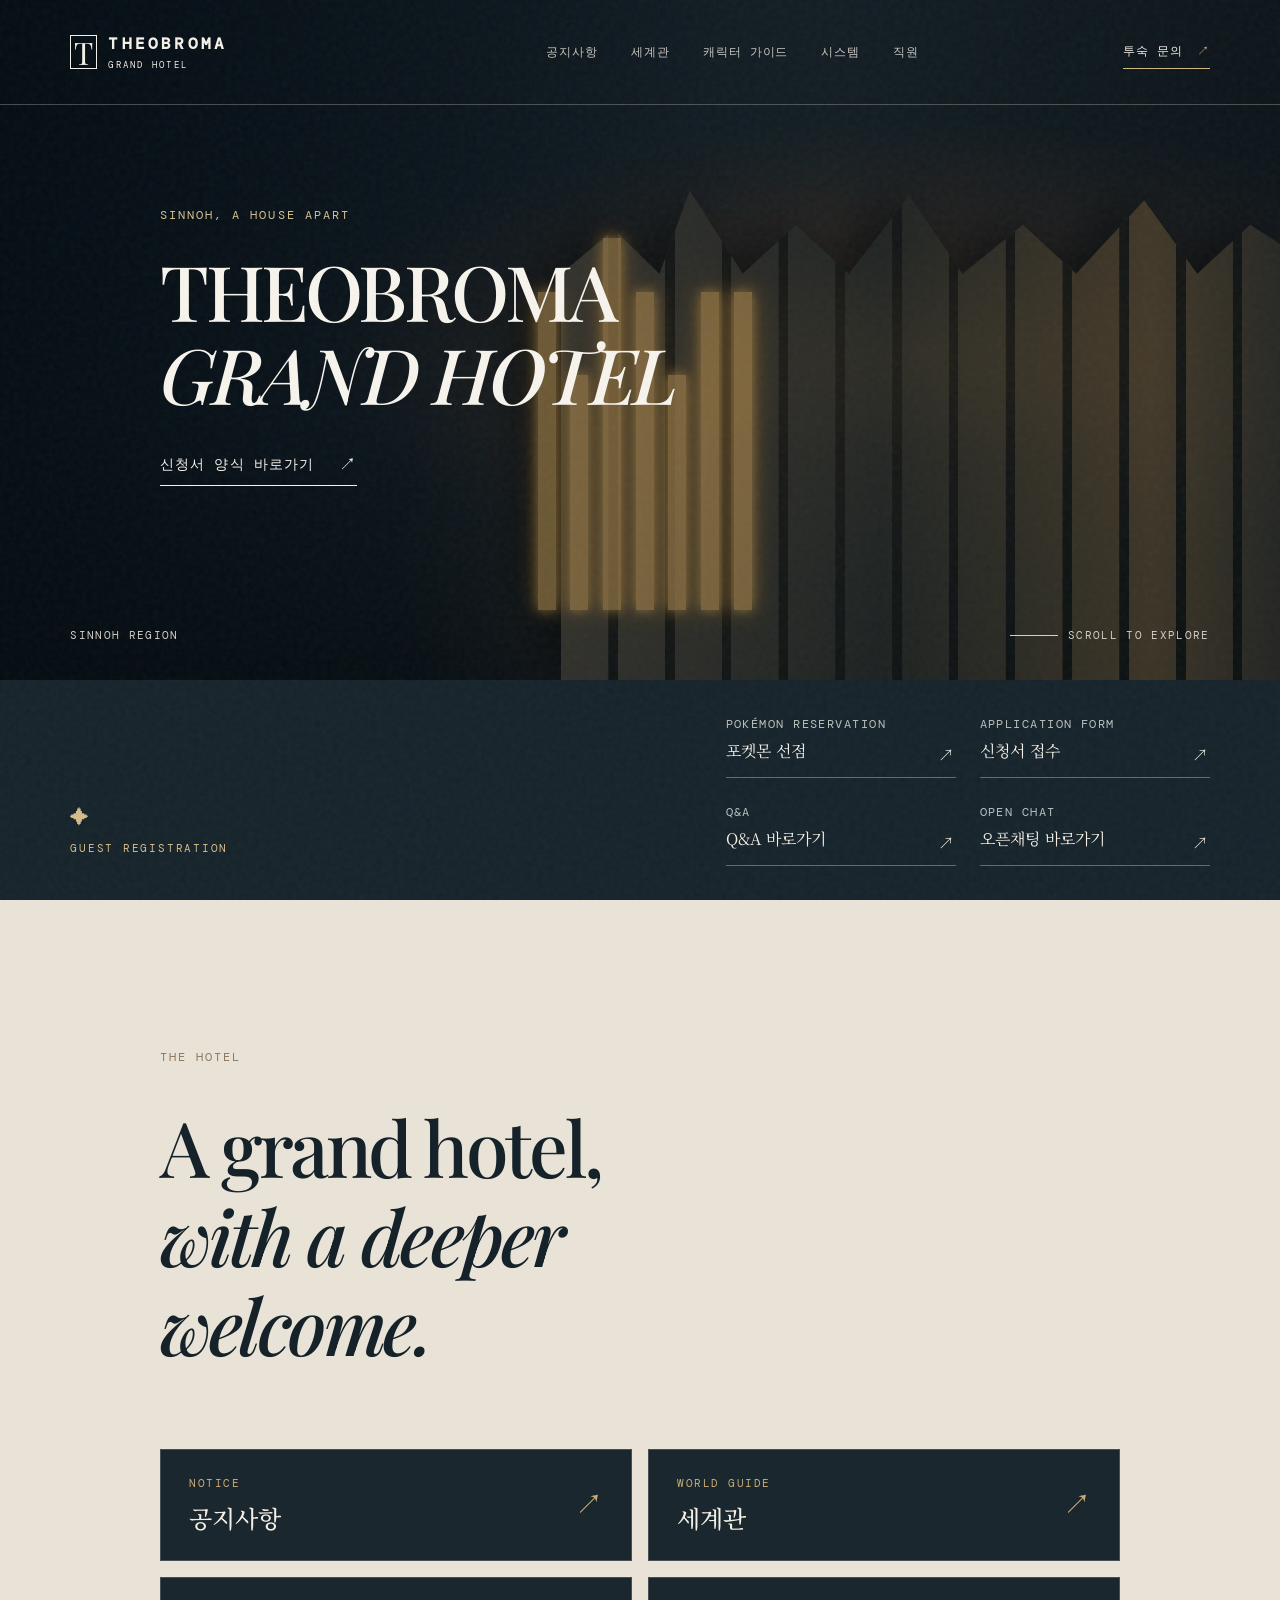
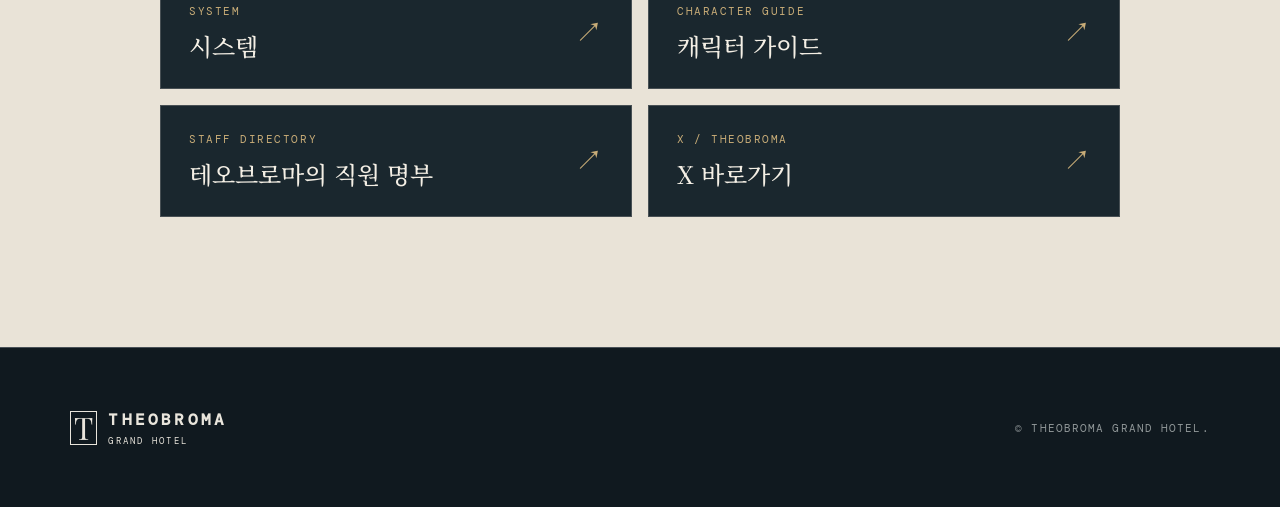
<file: index.html>
<!doctype html>
<html lang="ko">
  <head>
    <meta charset="UTF-8" />
    <meta name="viewport" content="width=device-width, initial-scale=1.0" />
    <meta name="description" content="테오브로마 호텔 — 신오의 오래된 유산을 품은 시리어스 포켓몬스터 커뮤니티" />
    <title>THEOBROMA | Grand Hotel</title>
    <link rel="preconnect" href="https://fonts.googleapis.com" />
    <link rel="preconnect" href="https://fonts.gstatic.com" crossorigin />
    <link href="https://fonts.googleapis.com/css2?family=DM+Mono:wght@400;500&family=Noto+Serif+KR:wght@400;500;600;700&family=Playfair+Display:ital,wght@0,500;0,600;0,700;1,500&display=swap" rel="stylesheet" />
    <link rel="stylesheet" href="style.css" />
  </head>
  <body>
    <div class="page-noise"></div>
    <header class="site-header">
      <a class="brand" href="#top" aria-label="테오브로마 호텔 홈">
        <span class="brand-mark">T</span><span class="brand-name">THEOBROMA</span><span class="brand-sub">GRAND HOTEL</span>
      </a>
      <button class="menu-toggle" aria-label="메뉴 열기" aria-expanded="false"><span></span><span></span></button>
      <nav class="desktop-nav" aria-label="주 메뉴">
        <a href="notice.html">공지사항</a><a href="world.html">세계관</a><a href="character-guide.html">캐릭터 가이드</a><a href="system.html">시스템</a><a href="guests.html">직원</a>
      </nav>
      <a href="https://x.com/H_Theobroma" target="_blank" rel="noreferrer" class="header-cta">투숙 문의 <span>↗</span></a>
    </header>

    <main id="top">
      <section class="hero">
        <div class="hero-architecture" aria-hidden="true"><i></i><i></i><i></i><i></i><i></i><i></i><i></i></div>
        <div class="hero-glow" aria-hidden="true"></div>
        <div class="hero-content">
          <p class="eyebrow">SINNOH, A HOUSE APART</p>
          <h1>THEOBROMA<br /><em>GRAND HOTEL</em></h1>
          <a class="text-link" href="https://docs.google.com/document/d/16-bh_g-D1RFz7LUCn7R82GxTk_ubkZqLoKN_VdooS0Q/edit?usp=sharing" target="_blank" rel="noreferrer">신청서 양식 바로가기 <span>↗</span></a>
        </div>
        <div class="hero-bottom"><p>SINNOH REGION</p><p class="scroll-cue"><span></span> SCROLL TO EXPLORE</p></div>
      </section>

      <section class="reservation" id="apply">
        <div class="reservation-intro"><span class="ornament">✦</span><p>GUEST REGISTRATION</p></div>
        <div class="reservation-grid">
          <a class="field reservation-field" href="https://docs.google.com/forms/d/e/1FAIpQLScXLbkwRp9euZg3kt_U38L8HeGfBsh4vZLohK3hw9s9y9DYWg/viewform?usp=publish-editor" target="_blank" rel="noreferrer"><small>POKÉMON RESERVATION</small><strong>포켓몬 선점</strong><span>↗</span></a>
          <a class="field application-field" href="https://docs.google.com/forms/d/e/1FAIpQLScWMAVUxJ6pgemsHqJmEL4JBLNGnaPCdUid-6vh6fInHFb5OQ/viewform?usp=publish-editor" target="_blank" rel="noreferrer"><small>APPLICATION FORM</small><strong>신청서 접수</strong><span>↗</span></a>
          <a class="field" href="https://docs.google.com/document/d/1gh5JLgFvhjqkYTY8bAmSzdmqKsjlydrcOOckV4M1b0o/edit?tab=t.ulm2vohsvqur" target="_blank" rel="noreferrer"><small>Q&amp;A</small><strong>Q&amp;A 바로가기</strong><span>↗</span></a>
          <a class="field" href="https://open.kakao.com/o/sg43MwMi" target="_blank" rel="noreferrer"><small>OPEN CHAT</small><strong>오픈채팅 바로가기</strong><span>↗</span></a>
        </div>
      </section>

      <section class="intro-section" id="hotel">
        <p class="section-label">THE HOTEL</p>
        <div class="intro-copy">
          <h2>A grand hotel,<br /><em>with a deeper welcome.</em></h2>
        </div>
        <div class="staff-directory-grid">
          <a class="staff-directory-link" href="notice.html"><span><small>NOTICE</small><strong>공지사항</strong></span><i>↗</i></a>
          <a class="staff-directory-link" href="world.html"><span><small>WORLD GUIDE</small><strong>세계관</strong></span><i>↗</i></a>
          <a class="staff-directory-link" href="system.html"><span><small>SYSTEM</small><strong>시스템</strong></span><i>↗</i></a>
          <a class="staff-directory-link" href="character-guide.html"><span><small>CHARACTER GUIDE</small><strong>캐릭터 가이드</strong></span><i>↗</i></a>
          <a class="staff-directory-link" href="guests.html"><span><small>STAFF DIRECTORY</small><strong>테오브로마의 직원 명부</strong></span><i>↗</i></a>
          <a class="staff-directory-link" href="https://x.com/H_Theobroma" target="_blank" rel="noreferrer"><span><small>X / THEOBROMA</small><strong>X 바로가기</strong></span><i>↗</i></a>
        </div>
      </section>


    </main>
    <footer><a class="brand footer-brand" href="#top"><span class="brand-mark">T</span><span class="brand-name">THEOBROMA</span><span class="brand-sub">GRAND HOTEL</span></a><p>© THEOBROMA GRAND HOTEL.</p></footer>
    <script src="script.js"></script>
  </body>
</html>
</file>
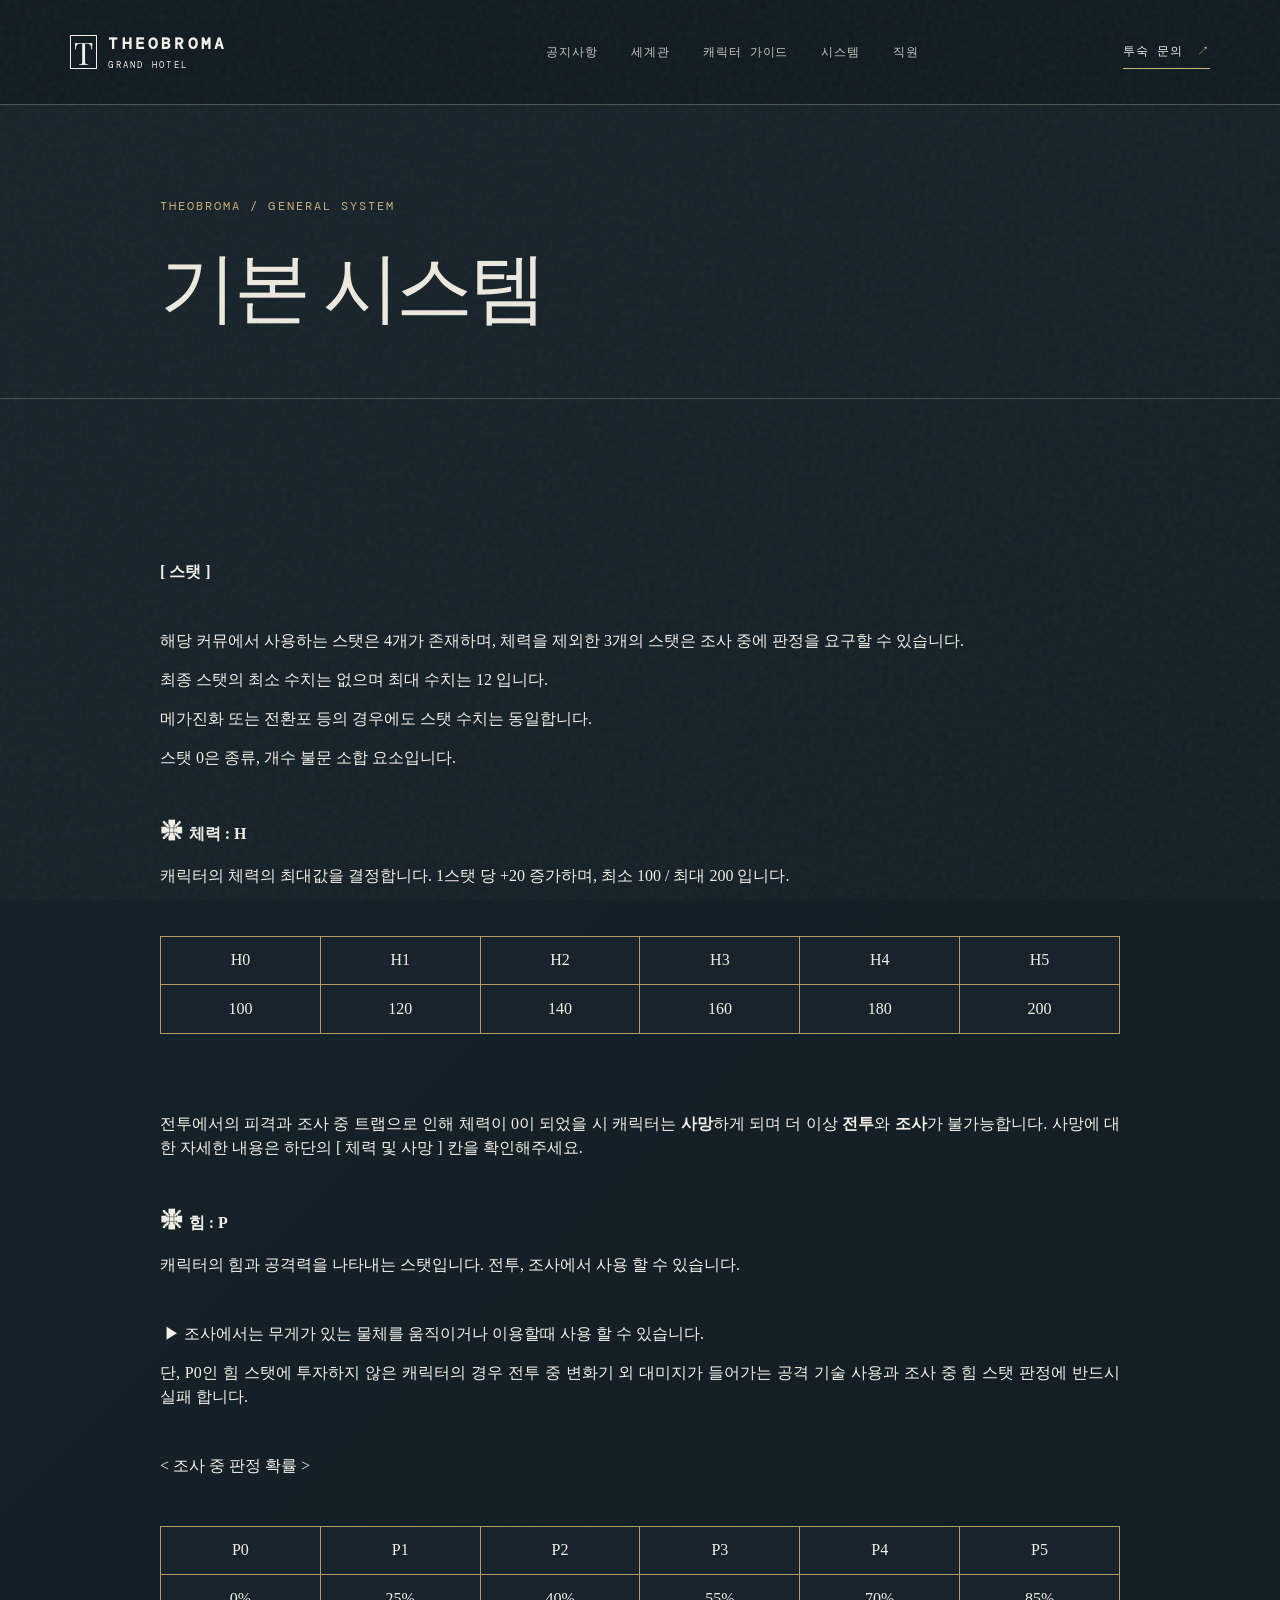
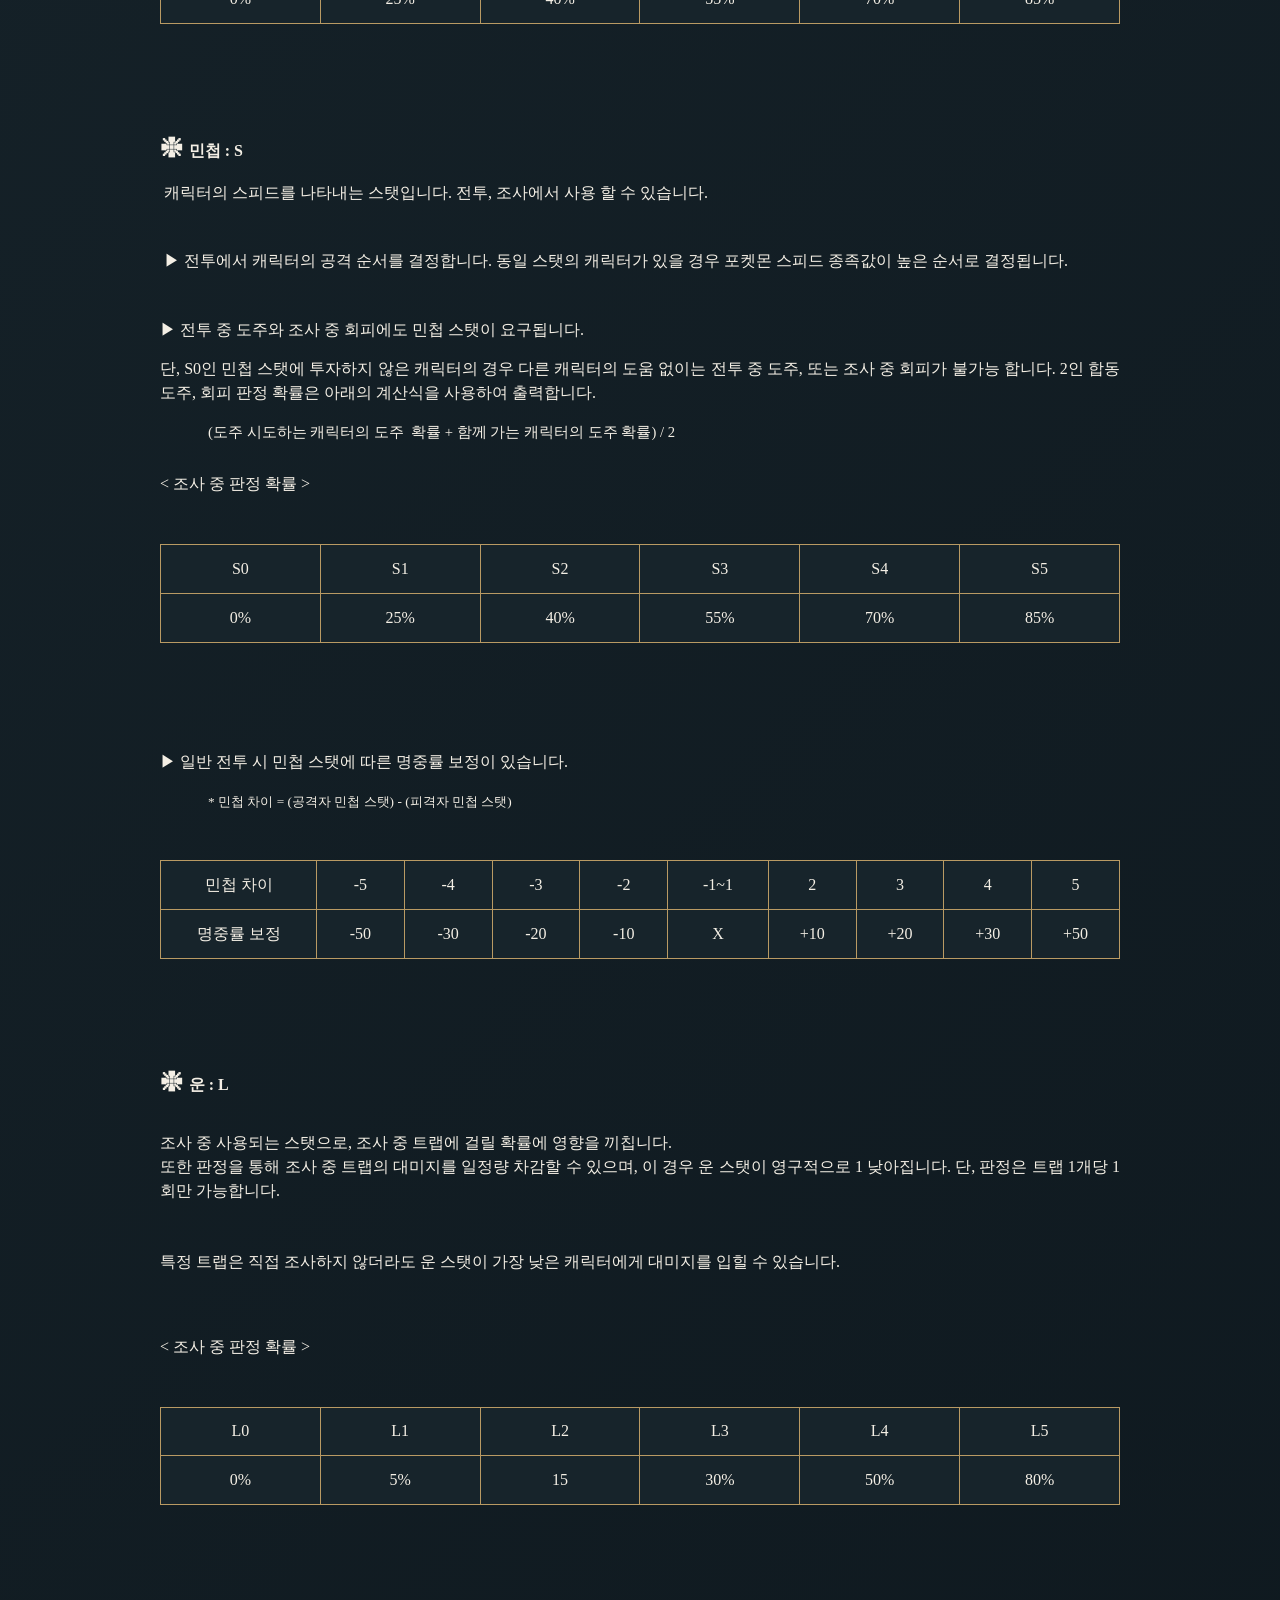
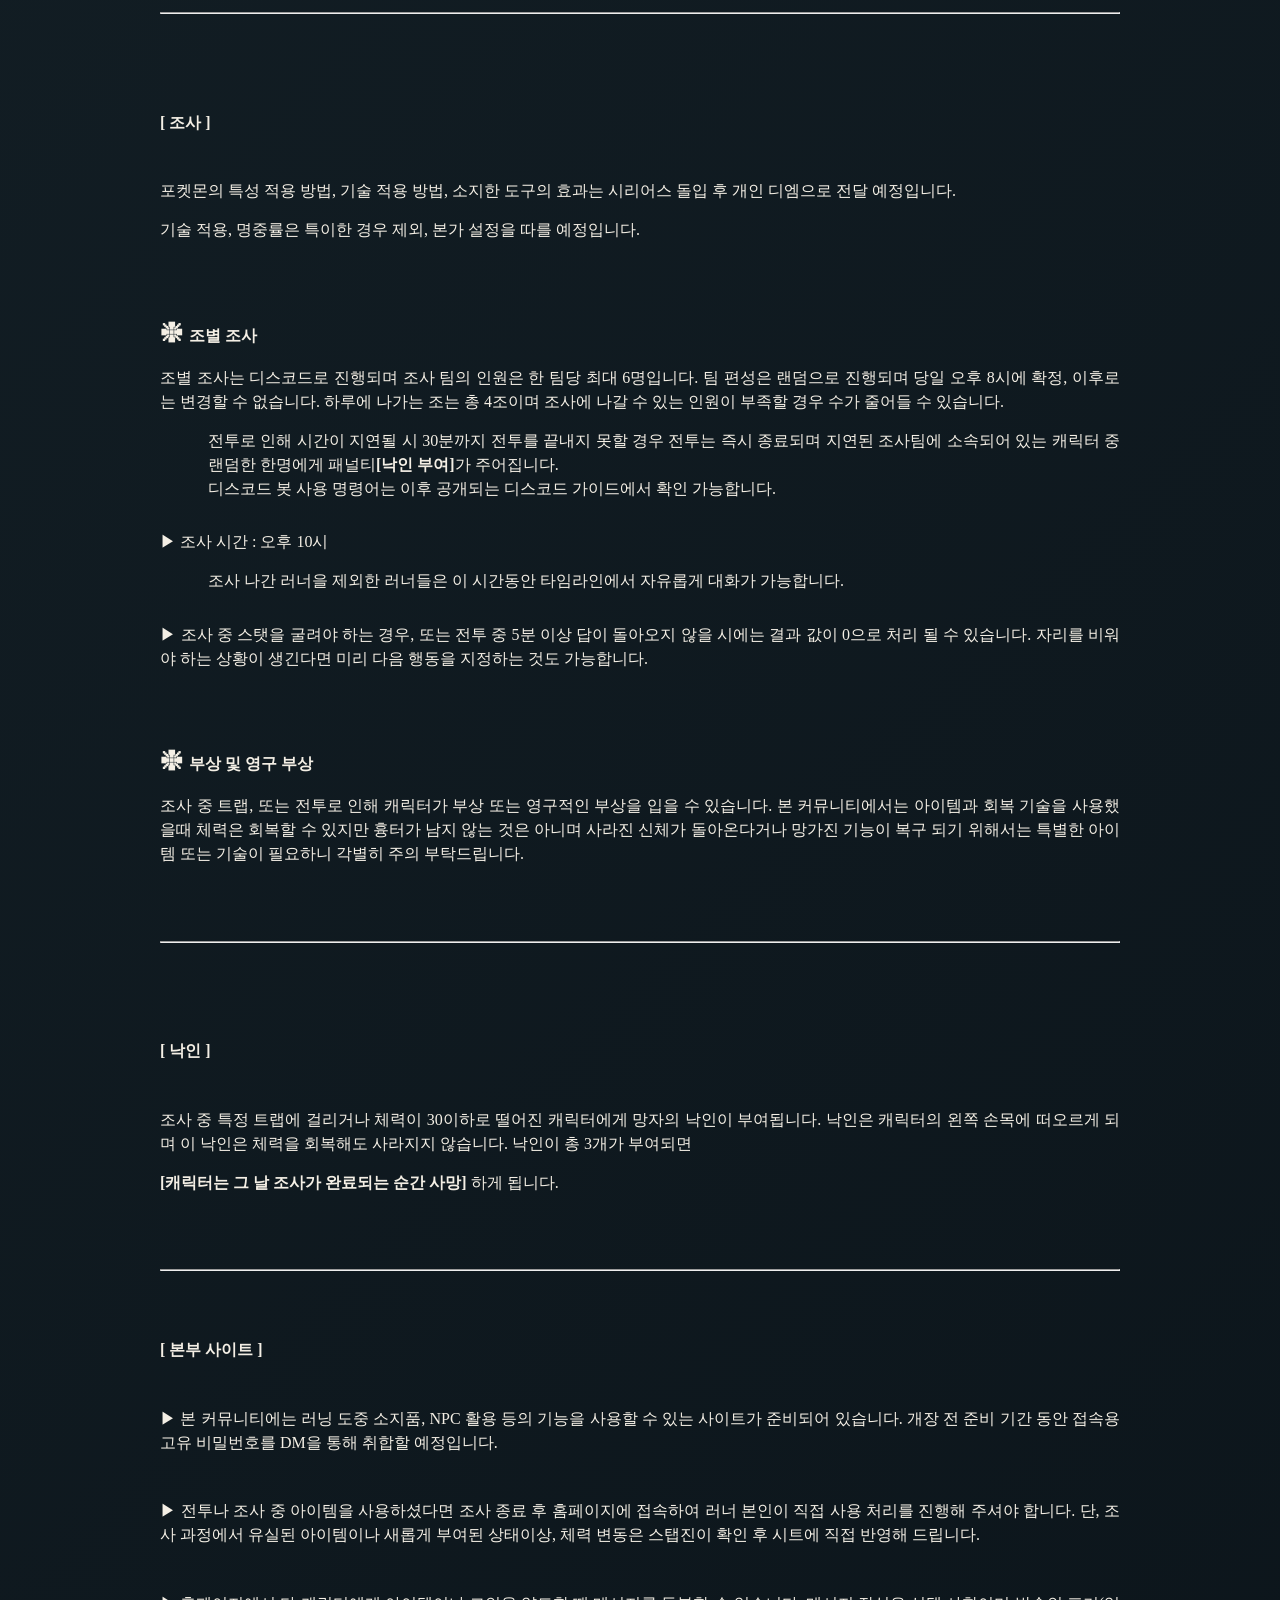
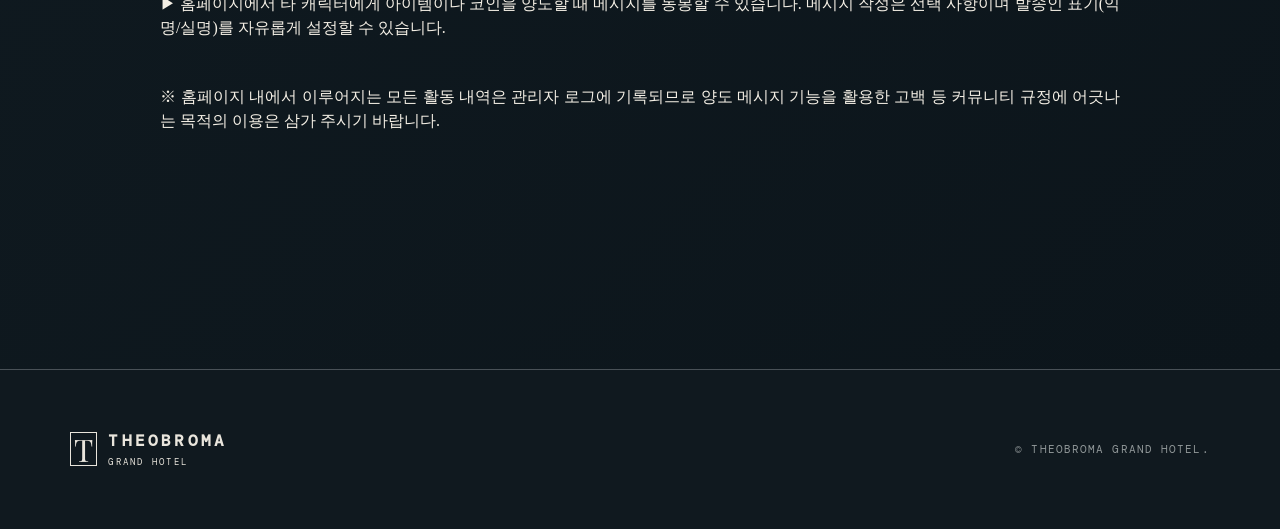
<file: basic-system.html>
<!doctype html>
<html lang="ko">
  <head>
    <meta charset="UTF-8" />
    <meta name="viewport" content="width=device-width, initial-scale=1.0" />
    <title>기본 시스템 | THEOBROMA</title>
    <link rel="preconnect" href="https://fonts.googleapis.com" />
    <link rel="preconnect" href="https://fonts.gstatic.com" crossorigin />
    <link href="https://fonts.googleapis.com/css2?family=DM+Mono:wght@400;500&family=Noto+Serif+KR:wght@400;500;600;700&family=Playfair+Display:ital,wght@0,500;0,600;0,700;1,500&display=swap" rel="stylesheet" />
    <link rel="stylesheet" href="style.css" />
    <style>
      .basic-system-manual-content { padding: 32px 0; }
      .basic-system-static-content { color: #e7e2d8; font-size: 15px; line-height: 2; }
      .basic-system-static-content p { margin: 0 0 1em; }
      .basic-system-static-content table { width: 100%; margin: 3rem 0; border-collapse: collapse; background: transparent; }
      .basic-system-static-content td, .basic-system-static-content th { padding: 11px 14px; border: 1px solid #b99a63; background: #17242b !important; vertical-align: middle !important; }
      .basic-system-static-content td p, .basic-system-static-content th p { margin-bottom: 0; line-height: 2.15 !important; }
      .basic-system-static-content td p + p, .basic-system-static-content th p + p { margin-top: .75em; }
      .basic-system-static-content a { color: #e9d4a6; }
    </style>
  </head>
  <body>
    <div class="page-noise"></div>
    <header class="site-header sub-header">
      <a class="brand" href="index.html"><span class="brand-mark">T</span><span class="brand-name">THEOBROMA</span><span class="brand-sub">GRAND HOTEL</span></a>
      <button class="menu-toggle" aria-label="메뉴 열기" aria-expanded="false"><span></span><span></span></button>
      <nav class="desktop-nav"><a href="notice.html">공지사항</a><a href="world.html">세계관</a><a href="system.html">시스템</a><a href="guests.html">직원</a></nav>
      <a class="header-cta" href="https://x.com/H_Theobroma" target="_blank" rel="noreferrer">투숙 문의 <span>↗</span></a>
    </header>
    <main class="subpage">
      <section class="sub-hero"><p class="section-label">THEOBROMA / GENERAL SYSTEM</p><h1>기본 시스템</h1></section>
      <section class="content-shell"><article class="basic-system-manual-content basic-system-static-content" id="basic-system-static"></article></section>
    </main>
    <footer><a class="brand footer-brand" href="index.html"><span class="brand-mark">T</span><span class="brand-name">THEOBROMA</span><span class="brand-sub">GRAND HOTEL</span></a><p>© THEOBROMA GRAND HOTEL.</p></footer>
    <script src="script.js"></script>
    <script src="basic-system-static.js"></script>
  </body>
</html>
</file>
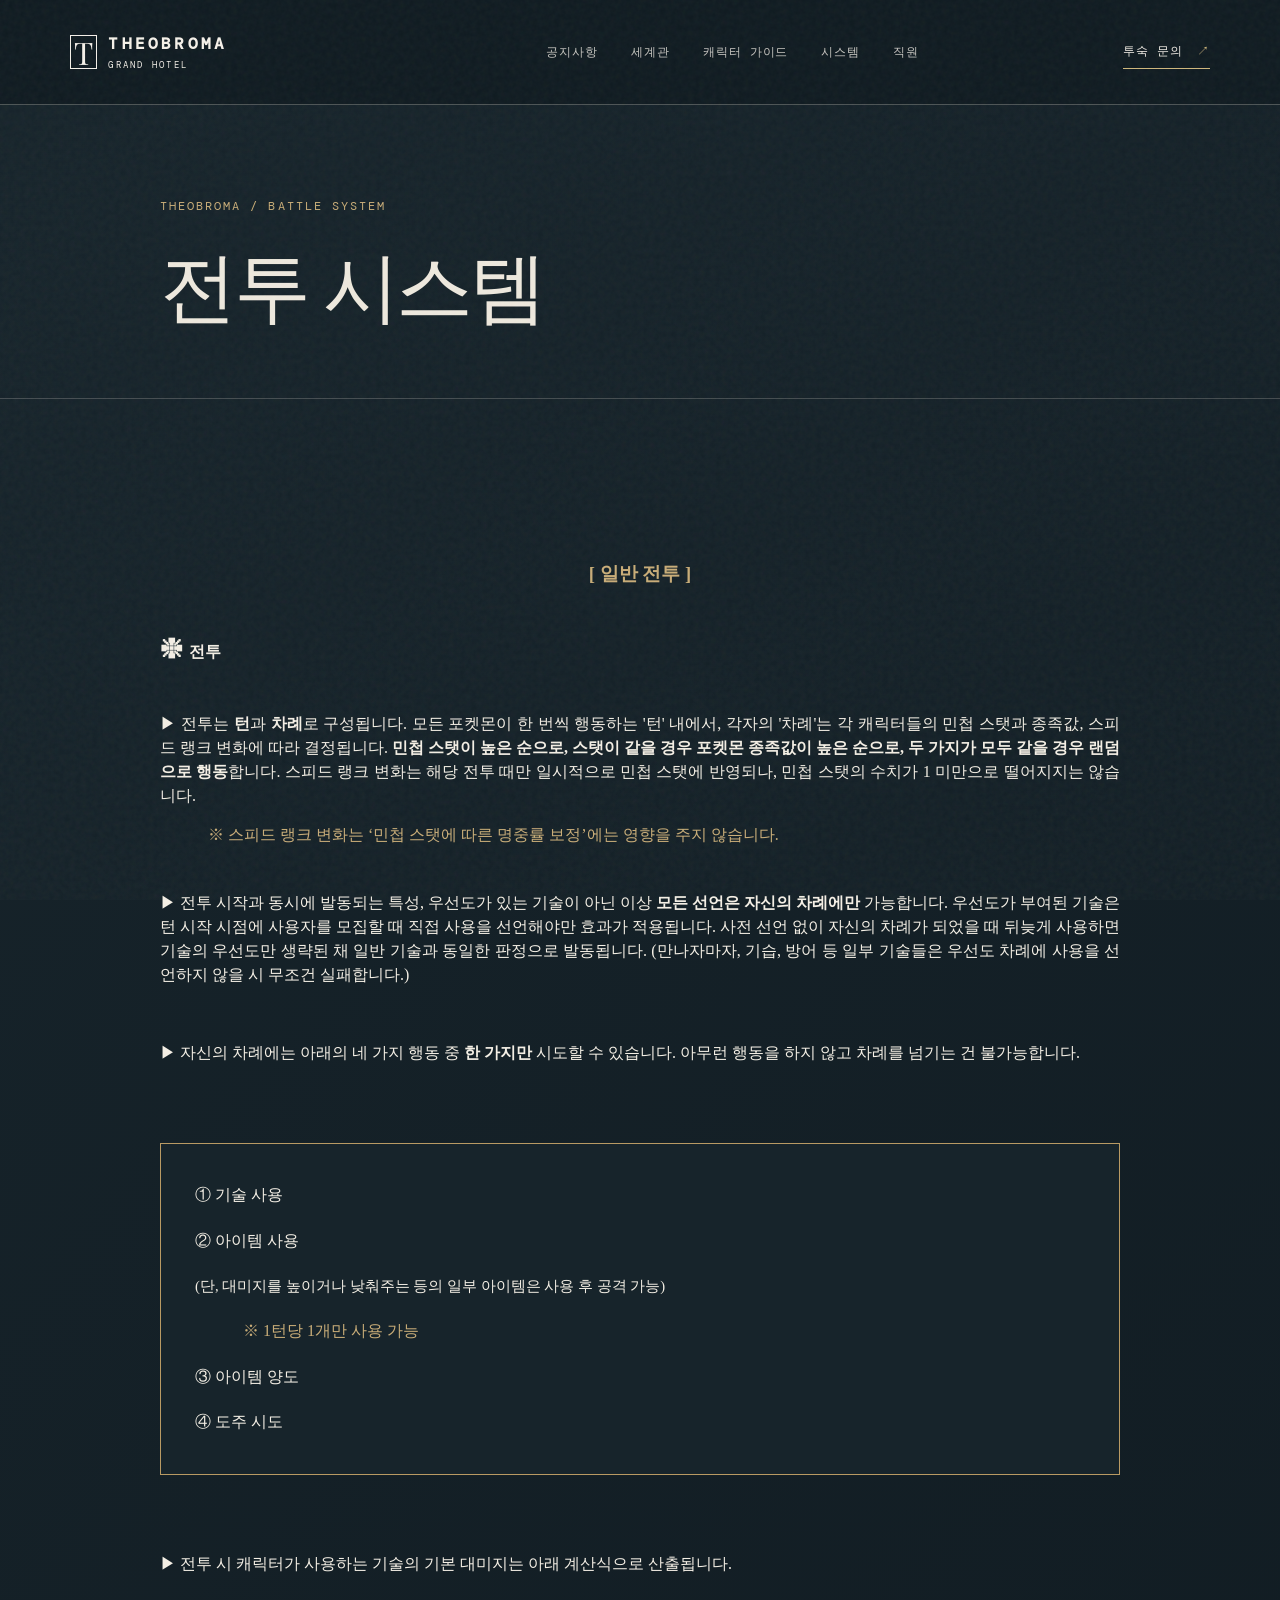
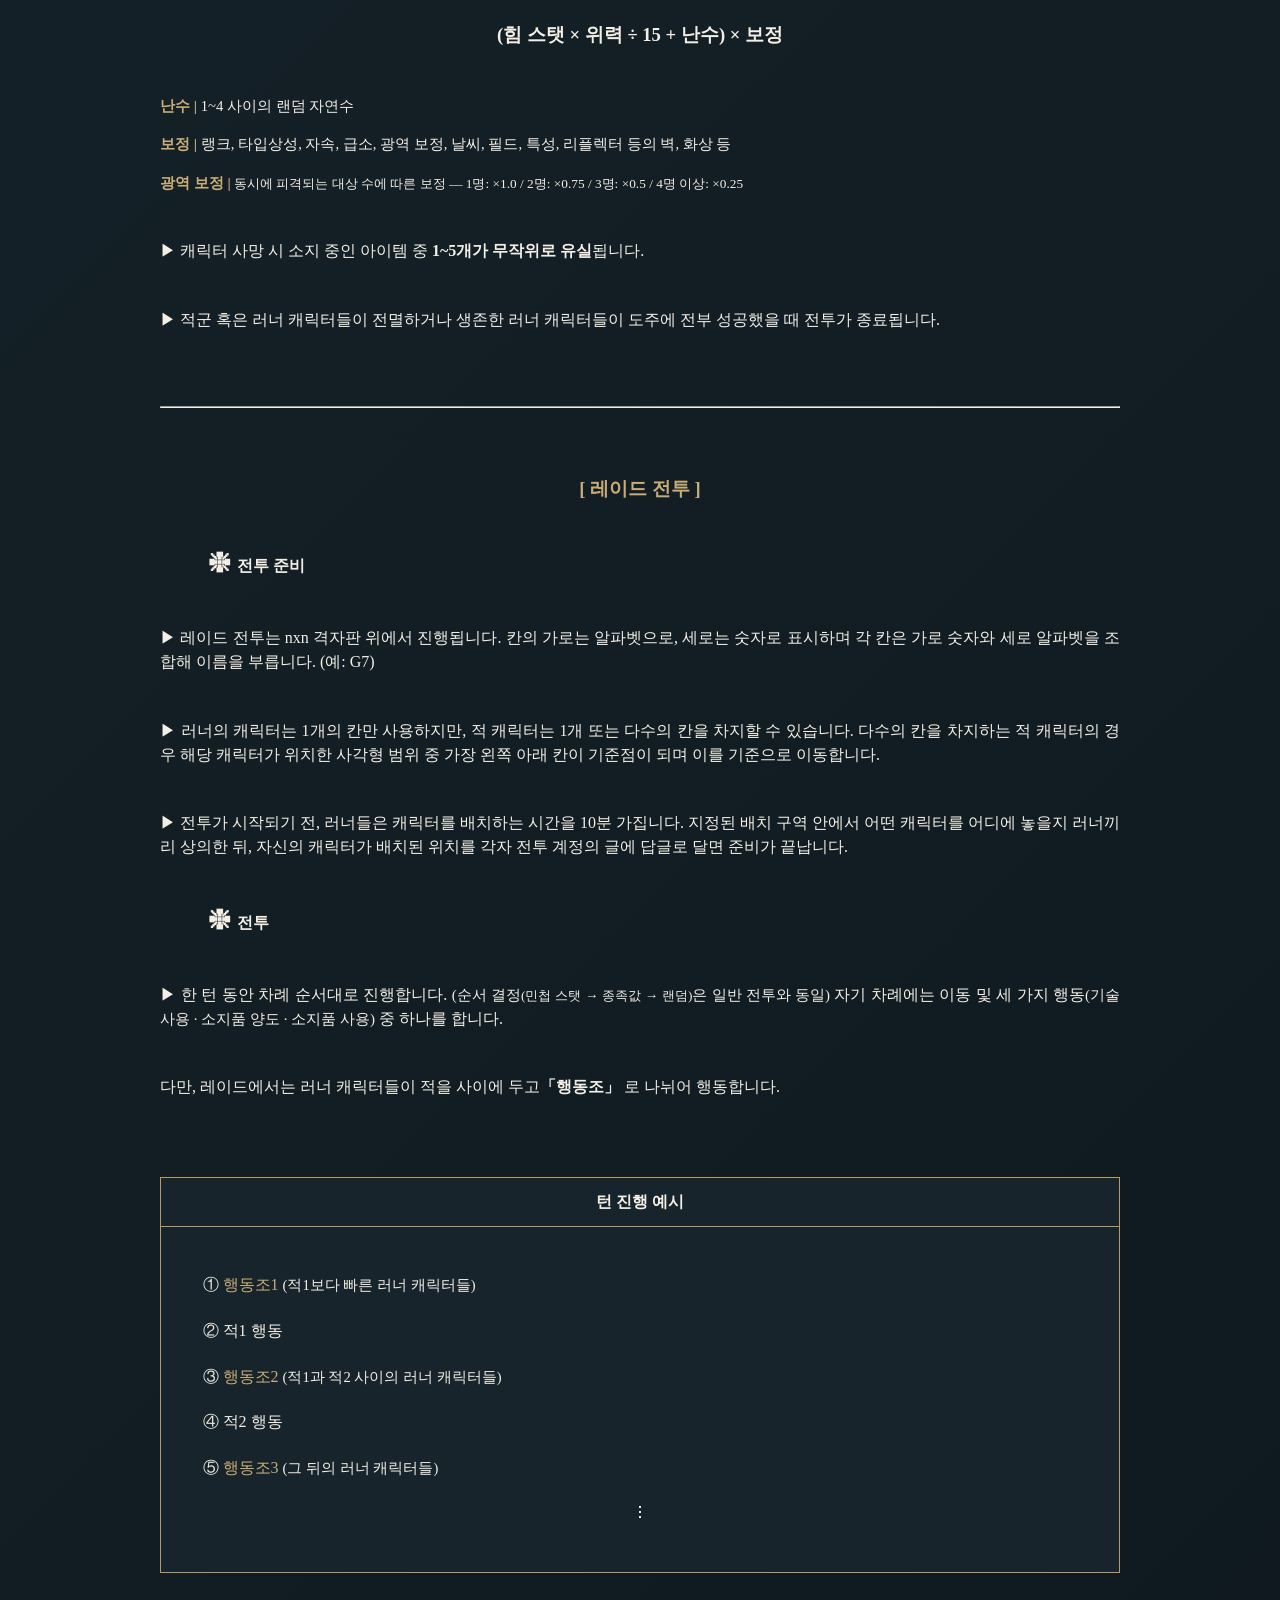
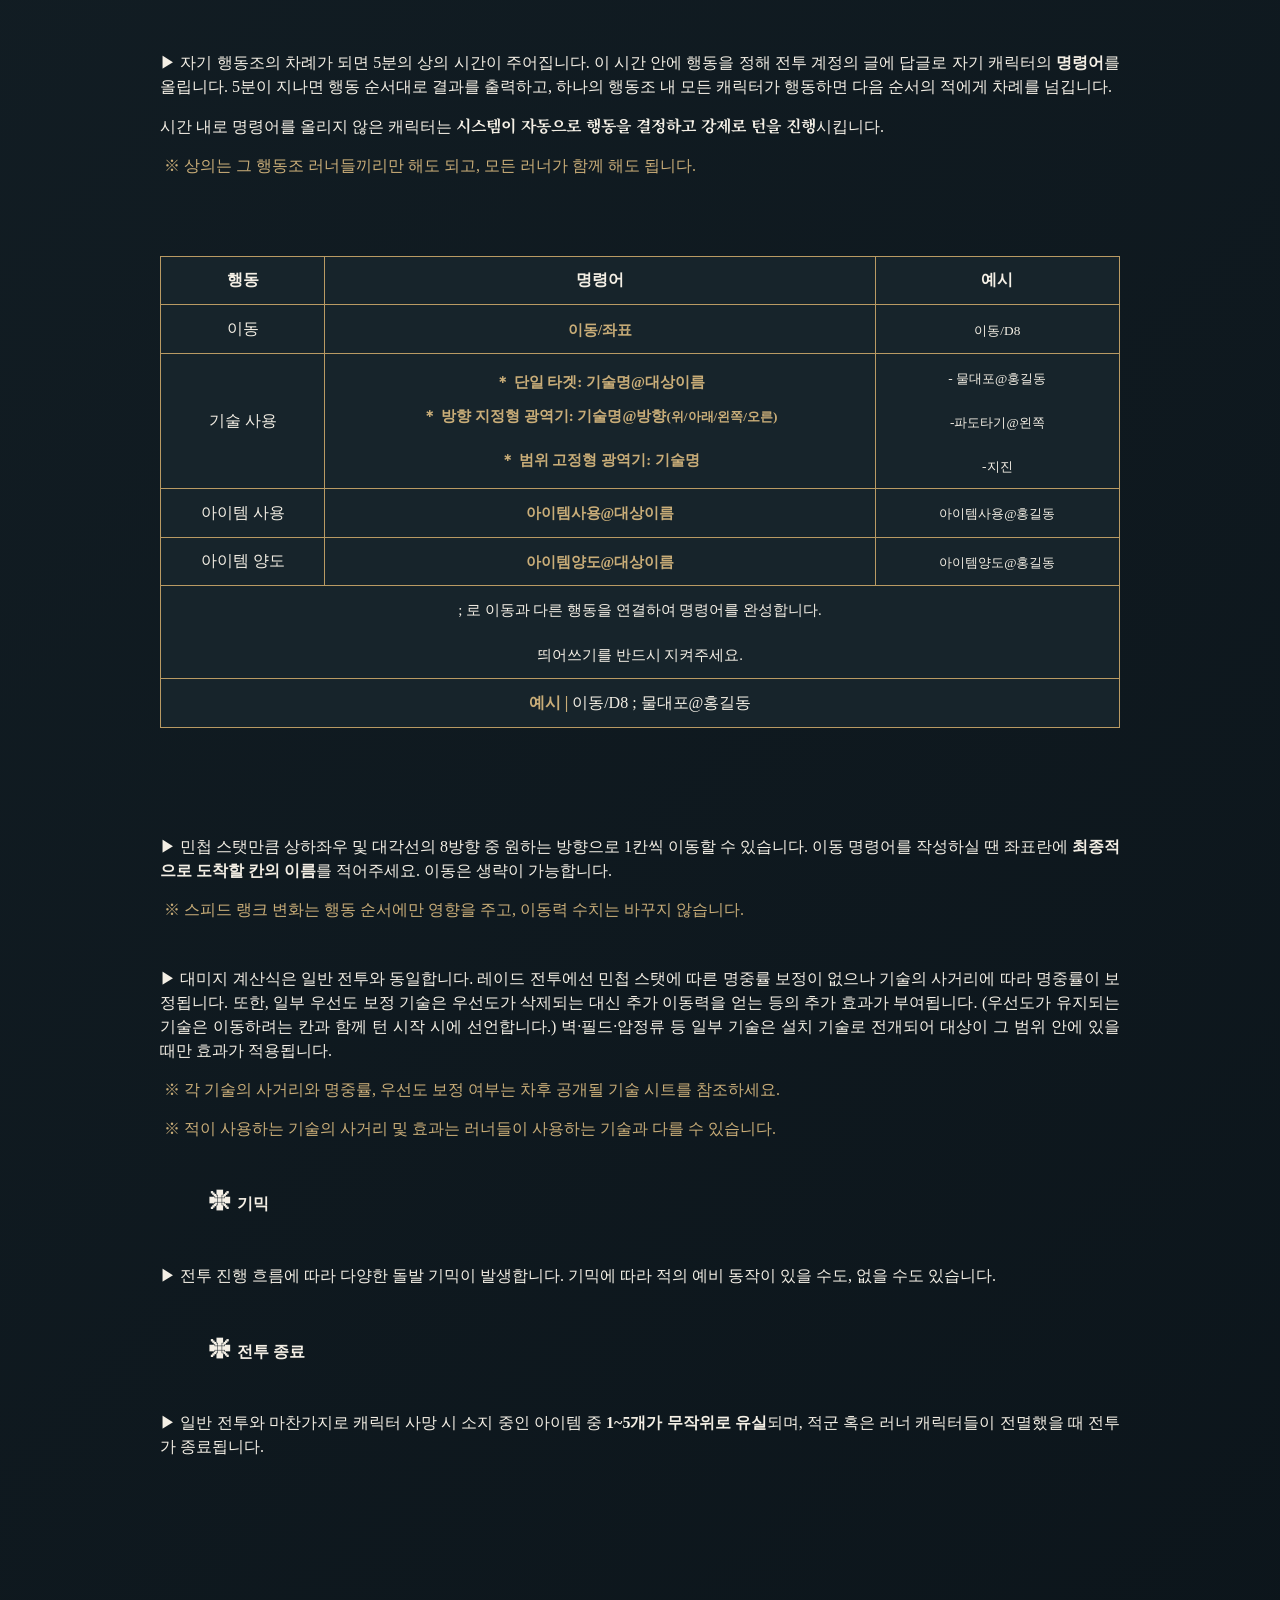
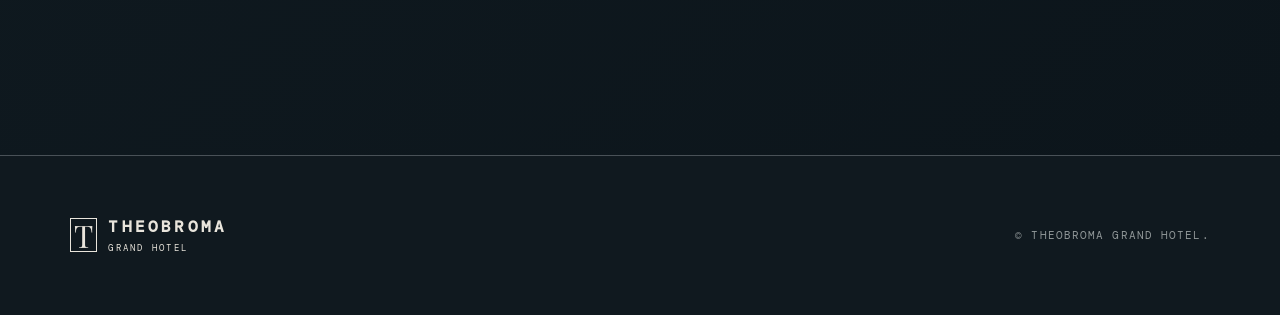
<file: battle-system.html>
<!doctype html>
<html lang="ko">
  <head>
    <meta charset="UTF-8" />
    <meta name="viewport" content="width=device-width, initial-scale=1.0" />
    <title>전투 시스템 | THEOBROMA</title>
    <link rel="preconnect" href="https://fonts.googleapis.com" />
    <link rel="preconnect" href="https://fonts.gstatic.com" crossorigin />
    <link href="https://fonts.googleapis.com/css2?family=DM+Mono:wght@400;500&family=Noto+Serif+KR:wght@400;500;600;700&family=Playfair+Display:ital,wght@0,500;0,600;0,700;1,500&display=swap" rel="stylesheet" />
    <link rel="stylesheet" href="style.css" />
    <style>
      .battle-system-manual-content { padding: 32px 0; }
      .battle-system-static-content { color: #e7e2d8; font-size: 15px; line-height: 2; }
      .battle-system-static-content p { margin: 0 0 1em; }
      .battle-system-static-content table { width: 100%; margin: 3rem 0; border-collapse: collapse; background: transparent; }
      .battle-system-static-content td, .battle-system-static-content th { padding: 11px 14px; border: 1px solid #b99a63; background: #17242b !important; vertical-align: middle !important; }
      .battle-system-static-content td p, .battle-system-static-content th p { margin-bottom: 0; line-height: 2.15 !important; }
      .battle-system-static-content td p + p, .battle-system-static-content th p + p { margin-top: .75em; }
      .battle-system-static-content a { color: #e9d4a6; }
    </style>
  </head>
  <body>
    <div class="page-noise"></div>
    <header class="site-header sub-header">
      <a class="brand" href="index.html"><span class="brand-mark">T</span><span class="brand-name">THEOBROMA</span><span class="brand-sub">GRAND HOTEL</span></a>
      <button class="menu-toggle" aria-label="메뉴 열기" aria-expanded="false"><span></span><span></span></button>
      <nav class="desktop-nav"><a href="notice.html">공지사항</a><a href="world.html">세계관</a><a href="system.html">시스템</a><a href="guests.html">직원</a></nav>
      <a class="header-cta" href="https://x.com/H_Theobroma" target="_blank" rel="noreferrer">투숙 문의 <span>↗</span></a>
    </header>
    <main class="subpage">
      <section class="sub-hero"><p class="section-label">THEOBROMA / BATTLE SYSTEM</p><h1>전투 시스템</h1></section>
      <section class="content-shell"><article class="battle-system-manual-content battle-system-static-content" id="battle-system-static"></article></section>
    </main>
    <footer><a class="brand footer-brand" href="index.html"><span class="brand-mark">T</span><span class="brand-name">THEOBROMA</span><span class="brand-sub">GRAND HOTEL</span></a><p>© THEOBROMA GRAND HOTEL.</p></footer>
    <script src="script.js"></script>
    <script src="battle-system-static.js"></script>
  </body>
</html>
</file>
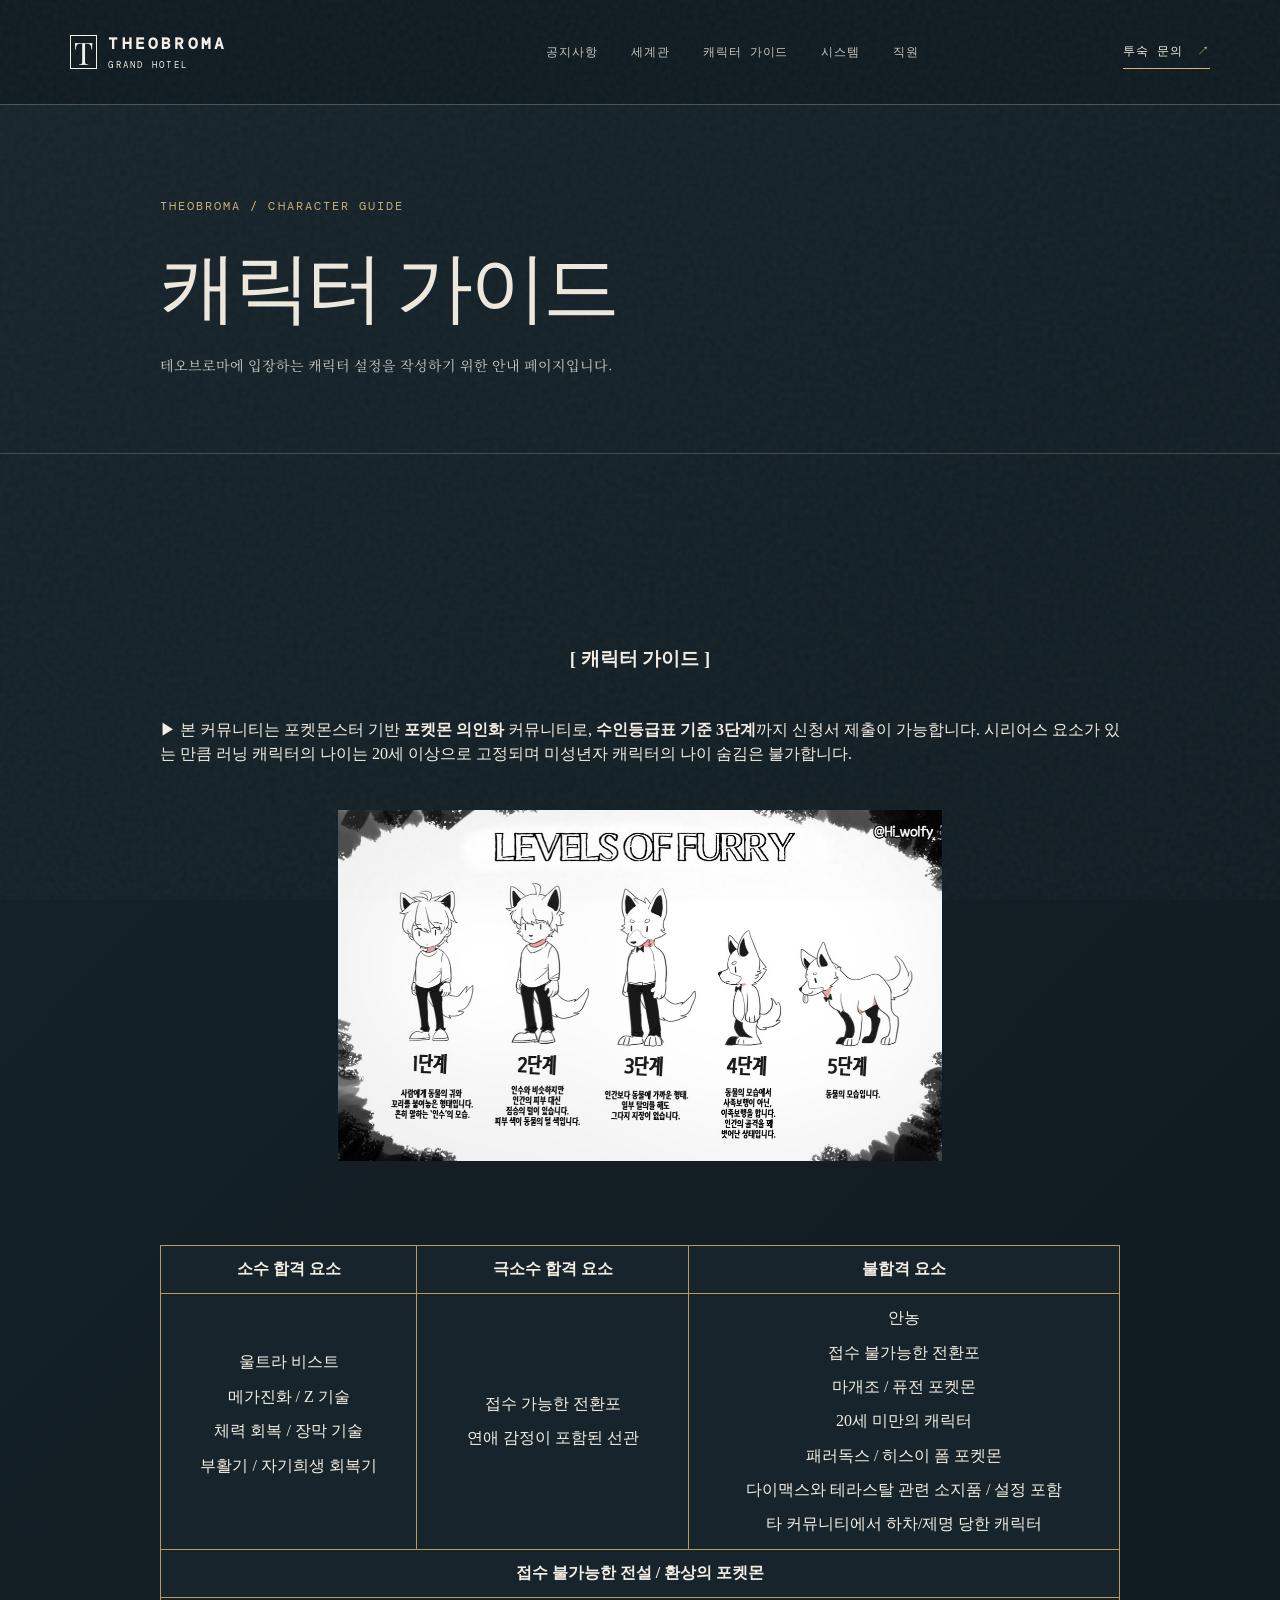
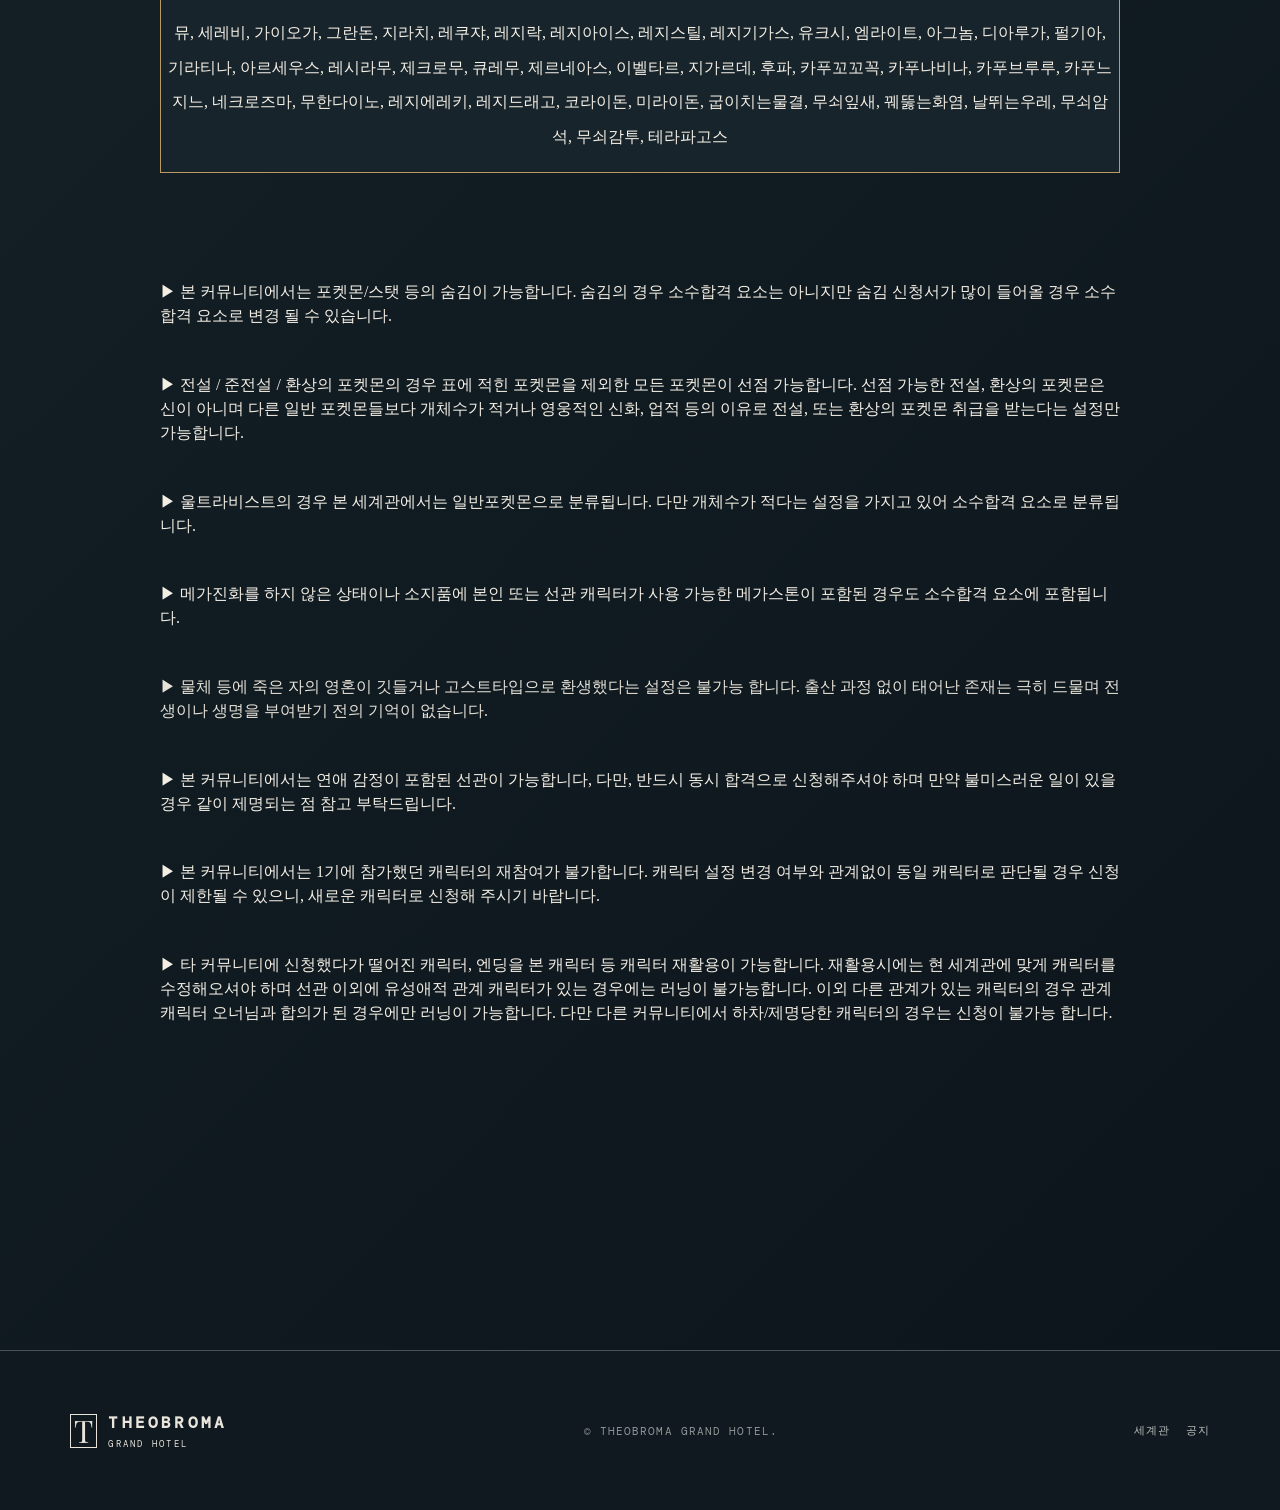
<file: character-guide.html>
<!doctype html>
<html lang="ko">
  <head>
    <meta charset="UTF-8" />
    <meta name="viewport" content="width=device-width, initial-scale=1.0" />
    <meta name="description" content="테오브로마 호텔 캐릭터 가이드" />
    <title>캐릭터 가이드 | THEOBROMA</title>
    <link rel="preconnect" href="https://fonts.googleapis.com" />
    <link rel="preconnect" href="https://fonts.gstatic.com" crossorigin />
    <link href="https://fonts.googleapis.com/css2?family=DM+Mono:wght@400;500&family=Noto+Serif+KR:wght@400;500;600;700&family=Playfair+Display:ital,wght@0,500;0,600;0,700;1,500&display=swap" rel="stylesheet" />
    <link rel="stylesheet" href="style.css" />
    <style>
      .character-guide-manual-content { padding: 32px 0; }
      .character-guide-static-content { color: #e7e2d8; font-size: 15px; line-height: 2; }
      .character-guide-static-content p { margin: 0 0 1em; }
      .character-guide-static-content table { width: 100%; margin: 3rem 0; border-collapse: collapse; background: transparent; }
      .character-guide-static-content td, .character-guide-static-content th { padding: 11px 14px; border: 1px solid #b99a63; background: #17242b !important; vertical-align: middle !important; }
      .character-guide-static-content td p, .character-guide-static-content th p { margin-bottom: 0; line-height: 2.15 !important; }
      .character-guide-static-content a { color: #e9d4a6; }
    </style>
  </head>
  <body>
    <div class="page-noise"></div>
    <header class="site-header sub-header">
      <a class="brand" href="index.html" aria-label="테오브로마 호텔 홈"><span class="brand-mark">T</span><span class="brand-name">THEOBROMA</span><span class="brand-sub">GRAND HOTEL</span></a>
      <button class="menu-toggle" aria-label="메뉴 열기" aria-expanded="false"><span></span><span></span></button>
      <nav class="desktop-nav" aria-label="주 메뉴"><a href="notice.html">공지사항</a><a href="world.html">세계관</a><a href="character-guide.html">캐릭터 가이드</a><a href="system.html">시스템</a><a href="guests.html">직원</a></nav>
      <a class="header-cta" href="https://x.com/H_Theobroma" target="_blank" rel="noreferrer">투숙 문의 <span>↗</span></a>
    </header>
    <main class="subpage">
      <section class="sub-hero"><p class="section-label">THEOBROMA / CHARACTER GUIDE</p><h1>캐릭터 가이드</h1><p>테오브로마에 입장하는 캐릭터 설정을 작성하기 위한 안내 페이지입니다.</p></section>
      <section class="content-shell">
        <article class="character-guide-manual-content character-guide-static-content" id="character-guide-static"></article>
      </section>
    </main>
    <footer><a class="brand footer-brand" href="index.html"><span class="brand-mark">T</span><span class="brand-name">THEOBROMA</span><span class="brand-sub">GRAND HOTEL</span></a><p>© THEOBROMA GRAND HOTEL.</p><div><a href="world.html">세계관</a><a href="notice.html">공지</a></div></footer>
    <script src="script.js"></script>
    <script src="character-guide-static.js"></script>
  </body>
</html>
</file>
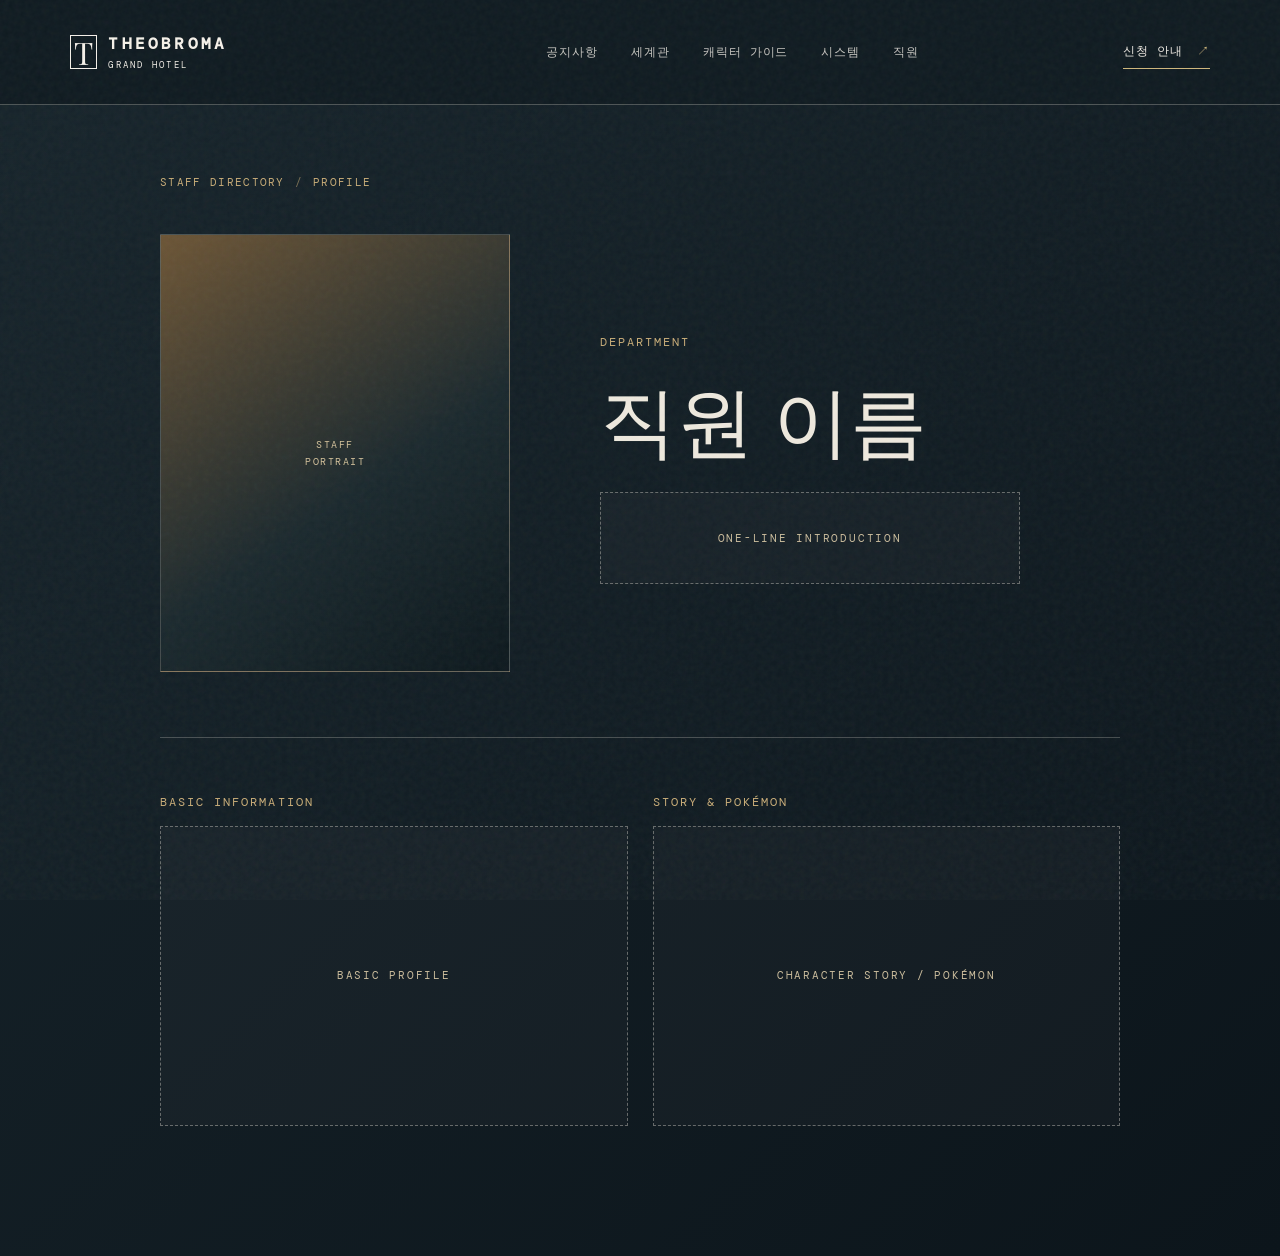
<file: guest-profile.html>
<!doctype html><html lang="ko"><head><meta charset="UTF-8"><meta name="viewport" content="width=device-width,initial-scale=1.0"><title>직원 프로필 | THEOBROMA</title><link rel="preconnect" href="https://fonts.googleapis.com"><link rel="preconnect" href="https://fonts.gstatic.com" crossorigin><link href="https://fonts.googleapis.com/css2?family=DM+Mono:wght@400;500&family=Noto+Serif+KR:wght@400;500;600;700&family=Playfair+Display:ital,wght@0,500;0,600;0,700;1,500&display=swap" rel="stylesheet"><link rel="stylesheet" href="style.css"></head><body><div class="page-noise"></div><header class="site-header sub-header"><a class="brand" href="index.html"><span class="brand-mark">T</span><span class="brand-name">THEOBROMA</span><span class="brand-sub">GRAND HOTEL</span></a><button class="menu-toggle" aria-label="메뉴 열기" aria-expanded="false"><span></span><span></span></button><nav class="desktop-nav" aria-label="주 메뉴"><a href="notice.html">공지사항</a><a href="world.html">세계관</a><a href="system.html">시스템</a><a href="guests.html">직원</a></nav><a class="header-cta" href="index.html#apply">신청 안내 <span>↗</span></a></header><main class="subpage profile-page"><section class="content-shell"><p class="sub-nav"><a href="guests.html">STAFF DIRECTORY</a><span>/</span>PROFILE</p><div class="profile-head"><div class="profile-photo">STAFF<br>PORTRAIT</div><div><p class="chapter-kicker">DEPARTMENT</p><h1>직원 이름</h1><div class="content-placeholder light-placeholder"><span>ONE-LINE INTRODUCTION</span></div></div></div><div class="profile-details"><section><p class="chapter-kicker">BASIC INFORMATION</p><div class="content-placeholder light-placeholder tall-placeholder"><span>BASIC PROFILE</span></div></section><section><p class="chapter-kicker">STORY &amp; POKÉMON</p><div class="content-placeholder light-placeholder tall-placeholder"><span>CHARACTER STORY / POKÉMON</span></div></section></div></section></main><script src="script.js"></script></body></html>
</file>
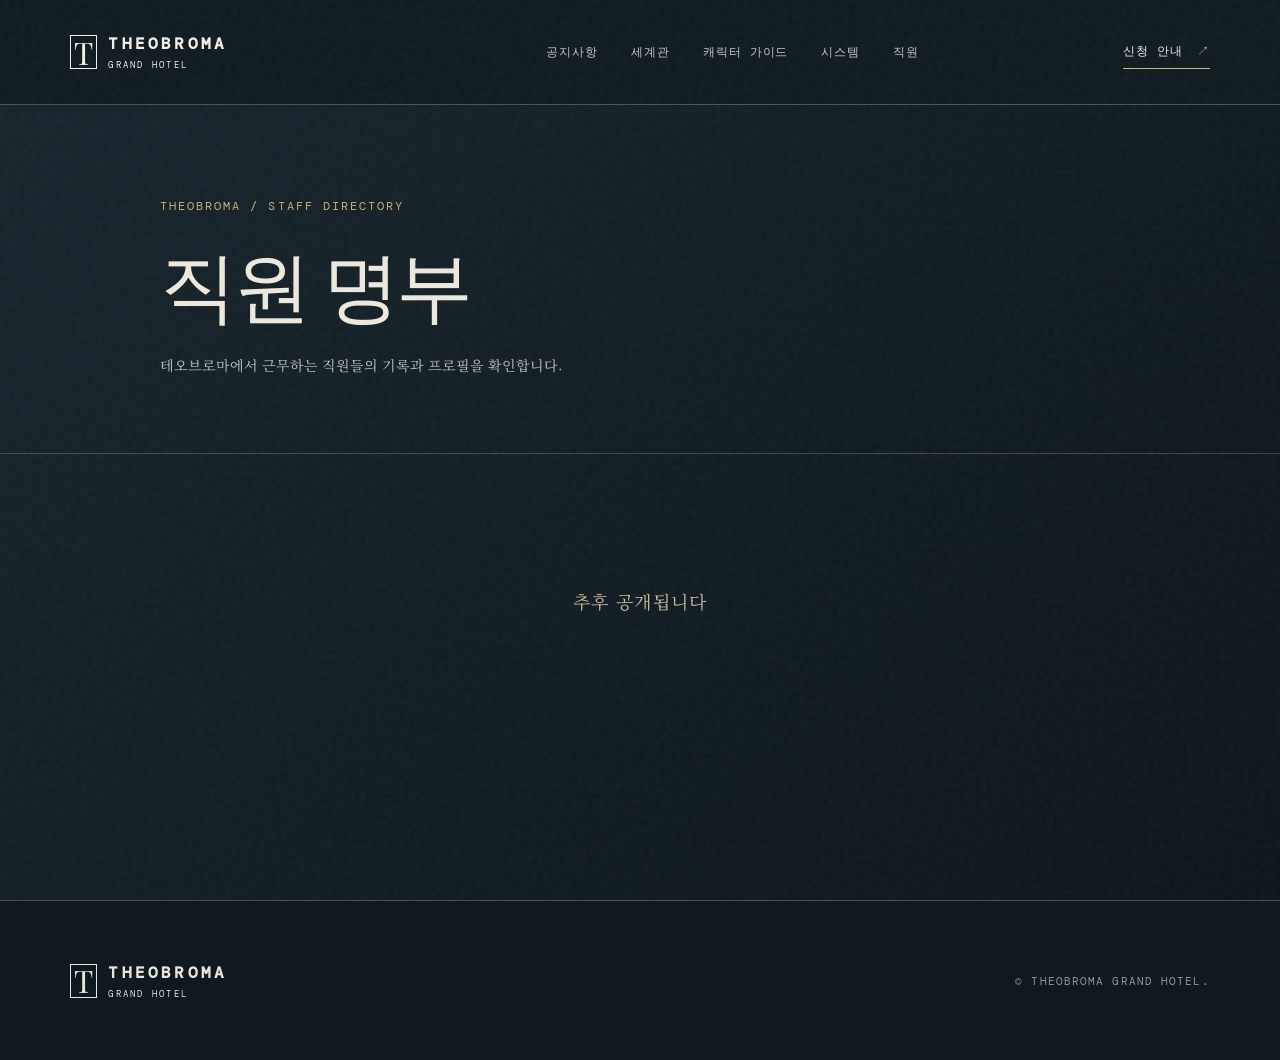
<file: guests.html>
<!doctype html>
<html lang="ko">
<head>
  <meta charset="UTF-8">
  <meta name="viewport" content="width=device-width,initial-scale=1.0">
  <title>직원 명부 | THEOBROMA</title>
  <link rel="preconnect" href="https://fonts.googleapis.com">
  <link rel="preconnect" href="https://fonts.gstatic.com" crossorigin>
  <link href="https://fonts.googleapis.com/css2?family=DM+Mono:wght@400;500&family=Noto+Serif+KR:wght@400;500;600;700&family=Playfair+Display:ital,wght@0,500;0,600;0,700;1,500&display=swap" rel="stylesheet">
  <link rel="stylesheet" href="style.css">
</head>
<body>
  <div class="page-noise"></div>
  <header class="site-header sub-header">
    <a class="brand" href="index.html"><span class="brand-mark">T</span><span class="brand-name">THEOBROMA</span><span class="brand-sub">GRAND HOTEL</span></a>
    <button class="menu-toggle" aria-label="메뉴 열기" aria-expanded="false"><span></span><span></span></button>
    <nav class="desktop-nav" aria-label="주 메뉴"><a href="notice.html">공지사항</a><a href="world.html">세계관</a><a href="character-guide.html">캐릭터 가이드</a><a href="system.html">시스템</a><a href="guests.html">직원</a></nav>
    <a class="header-cta" href="index.html#apply">신청 안내 <span>↗</span></a>
  </header>

  <main class="subpage guest-directory-page">
    <section class="sub-hero" id="guest-directory-top">
      <p class="section-label">THEOBROMA / STAFF DIRECTORY</p>
      <h1>직원 명부</h1>
      <p>테오브로마에서 근무하는 직원들의 기록과 프로필을 확인합니다.</p>
    </section>

    <section class="content-shell guest-directory-shell">
      <p class="staff-coming-soon">추후 공개됩니다</p>
    </section>
  </main>

  <footer><a class="brand footer-brand" href="index.html"><span class="brand-mark">T</span><span class="brand-name">THEOBROMA</span><span class="brand-sub">GRAND HOTEL</span></a><p>© THEOBROMA GRAND HOTEL.</p></footer>
  <script src="script.js"></script>
</body>
</html>
</file>
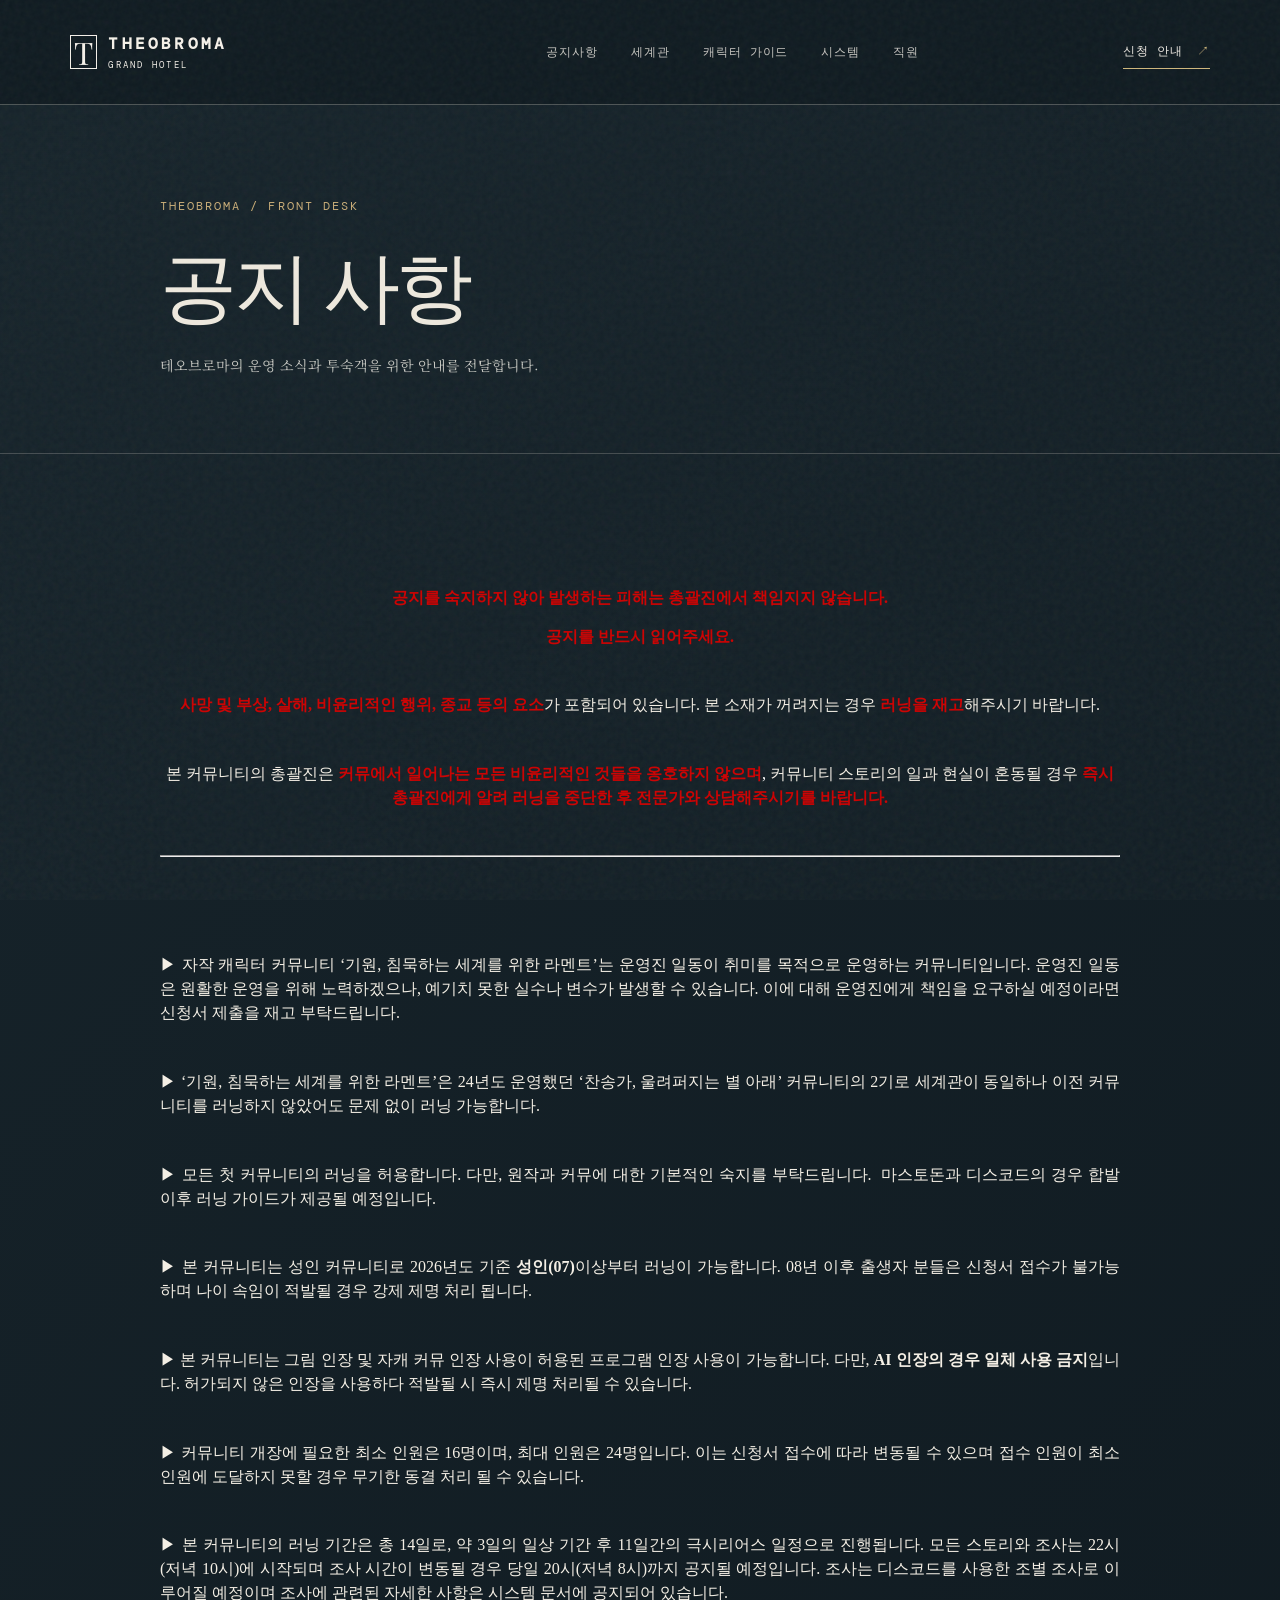
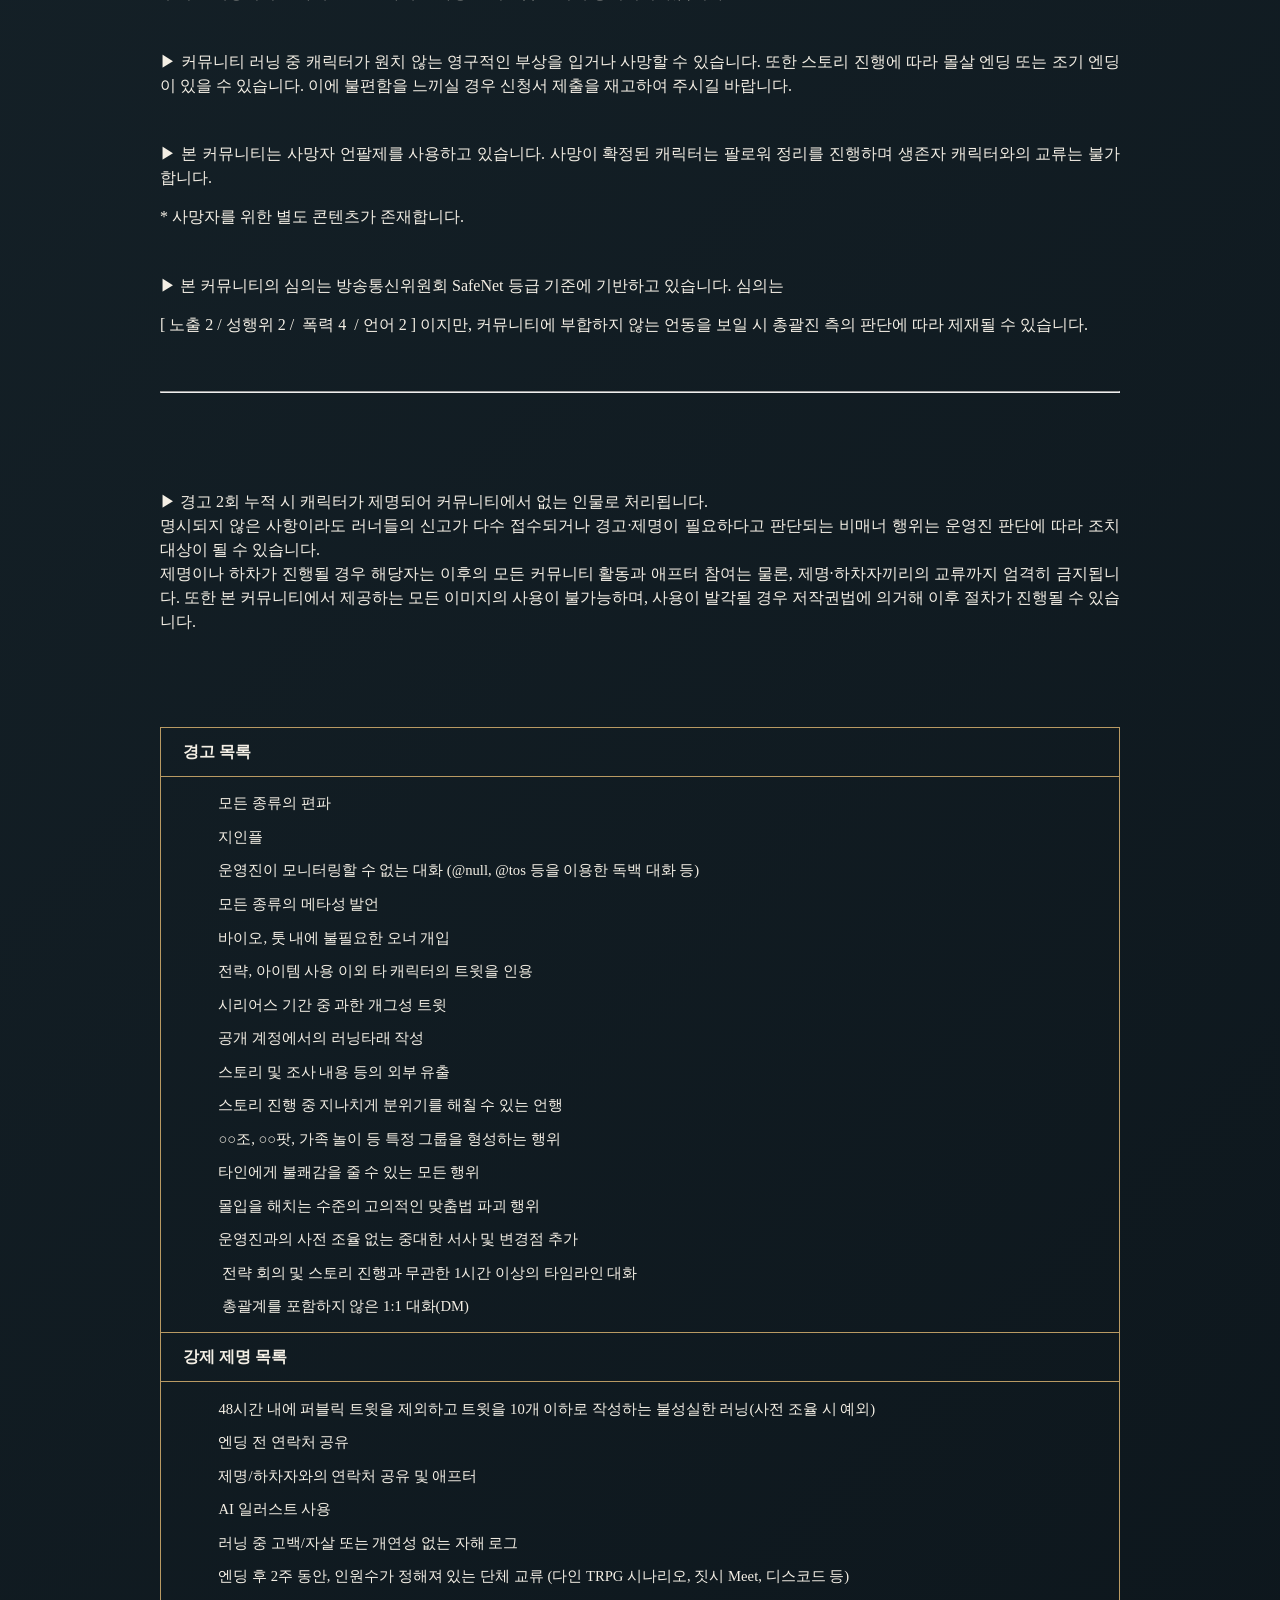
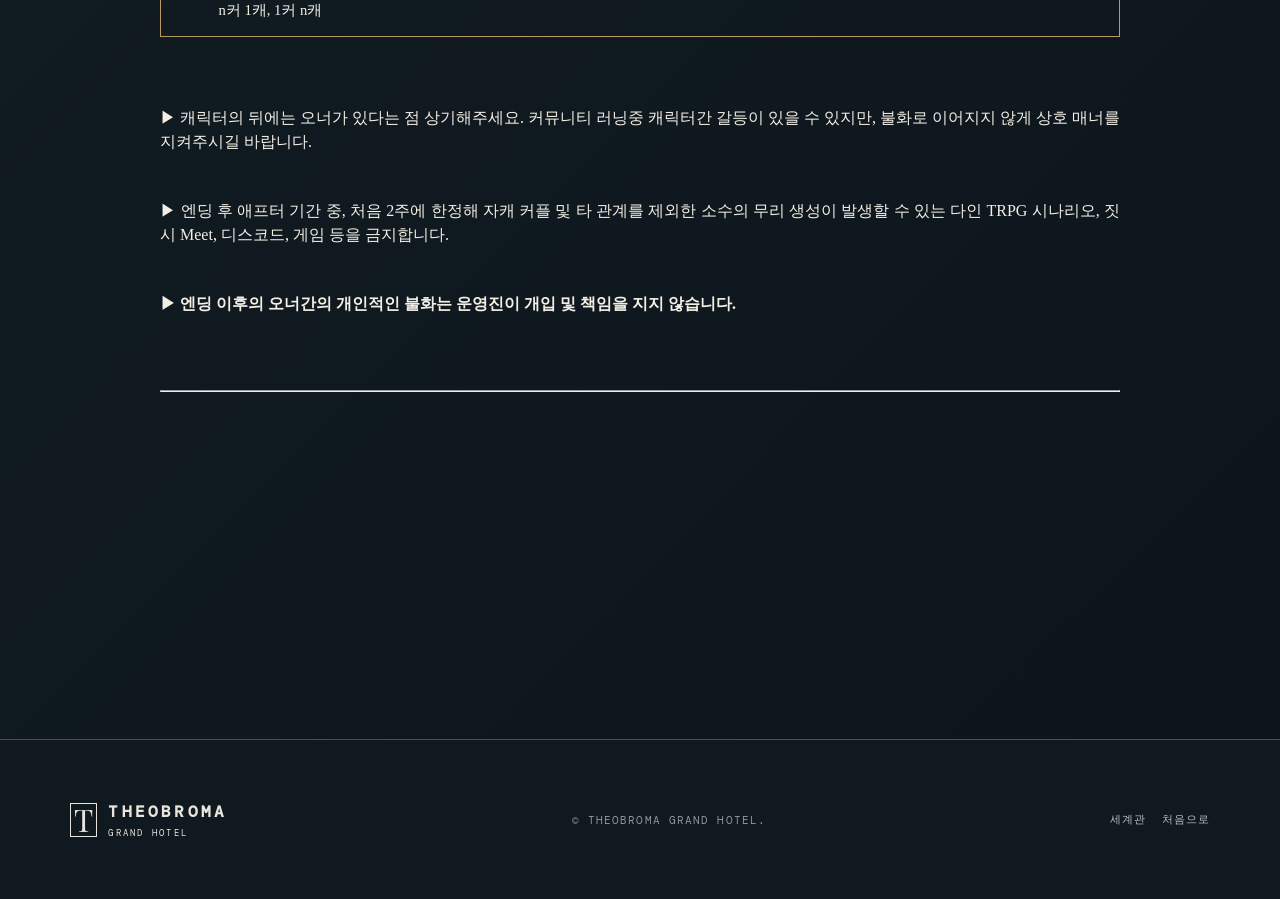
<file: notice.html>
<!doctype html>
<html lang="ko">
  <head>
    <meta charset="UTF-8" />
    <meta name="viewport" content="width=device-width, initial-scale=1.0" />
    <meta name="description" content="테오브로마 호텔 공지 사항" />
    <title>공지 사항 | THEOBROMA</title>
    <link rel="preconnect" href="https://fonts.googleapis.com" />
    <link rel="preconnect" href="https://fonts.gstatic.com" crossorigin />
    <link href="https://fonts.googleapis.com/css2?family=DM+Mono:wght@400;500&family=Noto+Serif+KR:wght@400;500;600;700&family=Playfair+Display:ital,wght@0,500;0,600;0,700;1,500&display=swap" rel="stylesheet" />
    <link rel="stylesheet" href="style.css" />
    <style>.notice-manual-content{border-top:1px solid rgba(234,229,218,.25);padding:32px 0}.notice-static-content{font-size:15px;line-height:2;color:#e7e2d8}.notice-static-content p{margin:0 0 1em}.notice-static-content table{width:100%;margin:3rem 0;border-collapse:collapse;background:transparent}.notice-static-content td,.notice-static-content th{padding:11px 14px;border:1px solid #b99a63;background:transparent!important;vertical-align:middle!important}.notice-static-content td p,.notice-static-content th p{margin-bottom:0;line-height:2.15!important}.notice-static-content td p+p,.notice-static-content th p+p{margin-top:.75em}.notice-static-content a{color:#e9d4a6}</style>
    <style>.notice-manual-content{border-top:0}</style>
  </head>
  <body>
    <div class="page-noise"></div>
    <header class="site-header sub-header">
      <a class="brand" href="index.html" aria-label="테오브로마 호텔 홈"><span class="brand-mark">T</span><span class="brand-name">THEOBROMA</span><span class="brand-sub">GRAND HOTEL</span></a>
      <button class="menu-toggle" aria-label="메뉴 열기" aria-expanded="false"><span></span><span></span></button>
      <nav class="desktop-nav" aria-label="주 메뉴"><a href="notice.html">공지사항</a><a href="world.html">세계관</a><a href="system.html">시스템</a><a href="guests.html">직원</a></nav>
      <a href="index.html#apply" class="header-cta">신청 안내 <span>↗</span></a>
    </header>
    <main class="subpage">
      <section class="sub-hero"><p class="section-label">THEOBROMA / FRONT DESK</p><h1>공지 사항</h1><p>테오브로마의 운영 소식과 투숙객을 위한 안내를 전달합니다.</p></section>
      <section class="content-shell notice-content">
        <article class="notice-manual-content notice-static-content" id="notice-static"></article>
      </section>
    </main>
    <footer><a class="brand footer-brand" href="index.html"><span class="brand-mark">T</span><span class="brand-name">THEOBROMA</span><span class="brand-sub">GRAND HOTEL</span></a><p>© THEOBROMA GRAND HOTEL.</p><div><a href="world.html">세계관</a><a href="index.html">처음으로</a></div></footer>
    <script src="script.js"></script>
    <script src="notice-static.js"></script>
  </body>
</html>
</file>
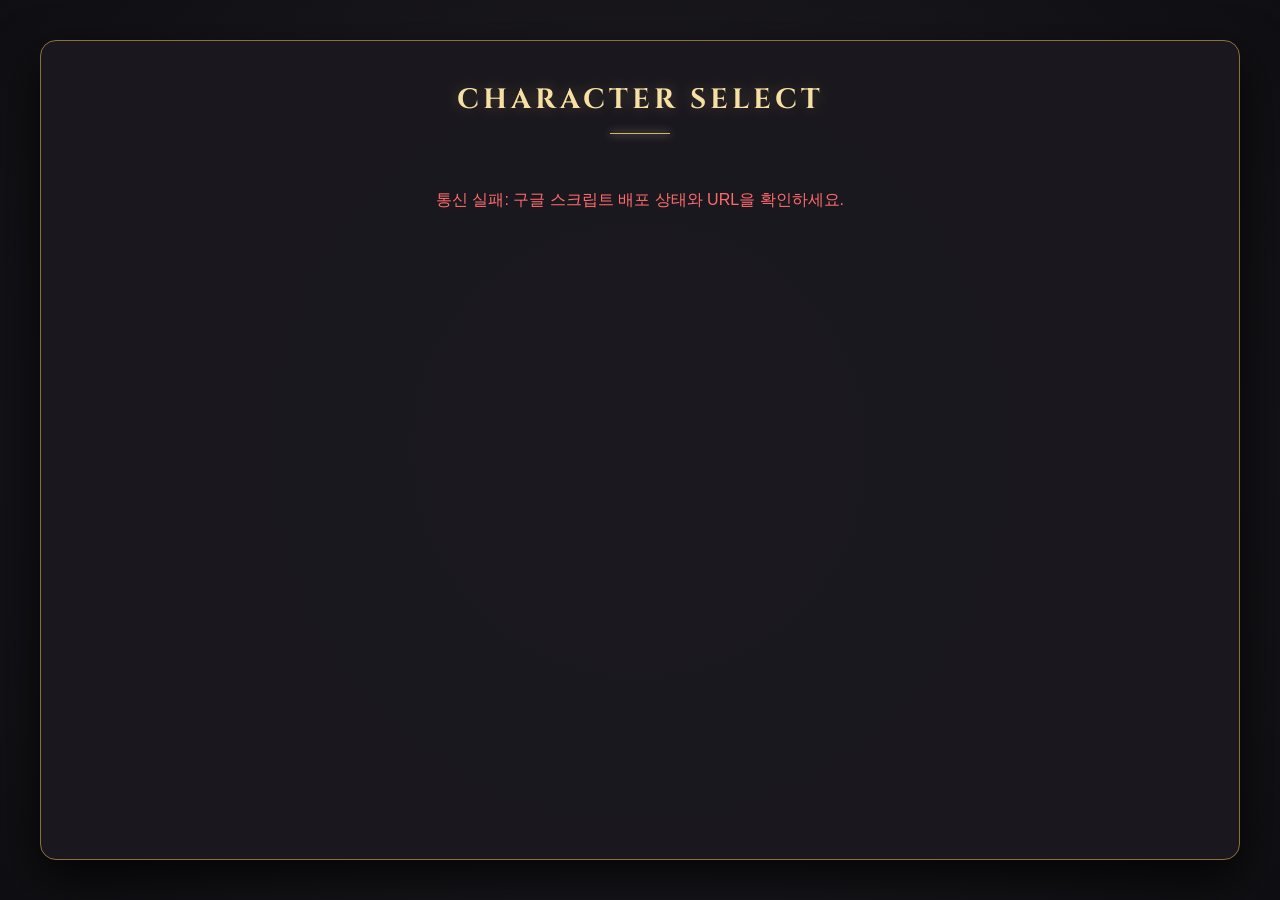
<file: runner.html>
<!DOCTYPE html>
<html lang="ko">
<head>
    <meta charset="UTF-8">
    <meta name="viewport" content="width=device-width, initial-scale=1.0">
    <title>CHARACTER SELECT & PROFILE</title>
    <link href="https://fonts.googleapis.com/css2?family=Cinzel:wght@500;700&family=Noto+Serif+KR:wght@400;600&display=swap" rel="stylesheet">
    <style>
        :root {
            --bg-color: #1a191e; --panel-bg: rgba(27, 25, 31, 0.95); --inner-bg: rgba(15, 14, 18, 0.7);
            --gold-main: #d4b26f; --gold-light: #f7e0a3; --gold-dark: #8c703b;
            --text-main: #f0f0f0; --text-sub: #a0a0b0;
            --font-main: 'Pretendard', 'Malgun Gothic', sans-serif; --font-serif: 'Cinzel', 'Noto Serif KR', serif;
            --transition: all 0.3s cubic-bezier(0.25, 0.8, 0.25, 1);
            --point-color: #ffb703;
            --highlight-bg: rgba(212, 178, 111, 0.25);
        }

        body { font-family: var(--font-main); background: radial-gradient(circle at center, #232128 0%, #0f0e12 100%); color: var(--text-main); margin: 0; padding: 40px 20px; display: flex; justify-content: center; min-height: 100vh; box-sizing: border-box; -webkit-font-smoothing: antialiased; }
        .game-container { width: 100%; max-width: 1200px; background: var(--panel-bg); border: 1px solid var(--gold-dark); border-radius: 16px; padding: 40px; box-shadow: 0 20px 50px rgba(0,0,0,0.8); box-sizing: border-box; }
        .view-title { font-family: var(--font-serif); color: var(--gold-light); text-align: center; font-size: 28px; letter-spacing: 4px; margin-top: 0; margin-bottom: 40px; text-shadow: 0 0 15px rgba(212,178,111,0.3); }
        .view-title::after { content: ''; display: block; width: 60px; height: 1px; background: var(--gold-main); margin: 15px auto 0; box-shadow: 0 0 8px var(--gold-light); }
        .btn-gold { background: transparent; color: var(--gold-light); border: 1px solid var(--gold-dark); padding: 8px 20px; font-family: var(--font-serif); font-size: 13px; letter-spacing: 2px; cursor: pointer; border-radius: 4px; transition: var(--transition); }
        .btn-gold:hover { background: var(--gold-dark); color: #fff; box-shadow: 0 0 12px rgba(212,178,111,0.4); }
        .char-grid { display: grid; grid-template-columns: repeat(auto-fill, minmax(190px, 1fr)); gap: 25px; justify-items: center; }
        .grid-divider { grid-column: 1 / -1; display: flex; align-items: center; text-align: center; color: var(--gold-light); font-family: var(--font-serif); letter-spacing: 4px; font-size: 15px; font-weight: 700; margin: 35px 0 15px 0; width: 100%; user-select: none; }
        .grid-divider::before, .grid-divider::after { content: ''; flex: 1; border-bottom: 1px solid var(--gold-dark); box-shadow: 0 0 8px rgba(212, 178, 111, 0.5); }
        .grid-divider::before { margin-right: 25px; }
        .grid-divider::after { margin-left: 25px; }
        .char-grid > .grid-divider:first-child { margin-top: 0; }
        .char-card { width: 100%; max-width: 220px; aspect-ratio: 2 / 3; background: #111014; border: 2px solid var(--gold-dark); border-radius: 12px; cursor: pointer; transition: var(--transition); position: relative; overflow: hidden; box-shadow: 0 10px 20px rgba(0,0,0,0.6); }
        .char-card:hover { border-color: var(--gold-light); box-shadow: 0 15px 30px rgba(212,178,111,0.3); transform: translateY(-8px); }
        .char-card img { width: 100%; height: 100%; object-fit: cover; position: absolute; top: 0; left: 0; z-index: 1; transition: var(--transition); }
        .char-card:hover img { transform: scale(1.05); }
        .no-img-placeholder { width: 100%; height: 100%; display: flex; align-items: center; justify-content: center; background: linear-gradient(135deg, #232128 0%, #111014 100%); color: var(--gold-dark); font-family: var(--font-serif); font-size: 14px; }
        .char-info { position: absolute; bottom: 0; left: 0; width: 100%; padding: 50px 10px 15px; background: linear-gradient(to top, rgba(15,14,18,0.95) 0%, rgba(15,14,18,0.7) 40%, rgba(0,0,0,0) 100%); z-index: 2; text-align: center; box-sizing: border-box; }
        .char-name { font-family: var(--font-serif); color: var(--gold-light); font-size: 19px; font-weight: 600; letter-spacing: 2px; text-shadow: 0 2px 4px rgba(0,0,0,1); }
        #profile-view { display: none; animation: fadeIn 0.4s ease-out; }
        .profile-split-container { display: flex; gap: 40px; margin-top: 20px; align-items: flex-start; }
        .profile-left-panel { flex: 0 0 260px; display: flex; flex-direction: column; gap: 20px; position: sticky; top: 20px; }
        .detail-card-frame { width: 100%; aspect-ratio: 2 / 3; border: 2px solid var(--gold-main); border-radius: 12px; overflow: hidden; box-shadow: 0 10px 30px rgba(0,0,0,0.7); background: #111014; position: relative; }
        .detail-card-frame img { width: 100%; height: 100%; object-fit: cover; }
        .status-dashboard { background: var(--inner-bg); border: 1px solid var(--gold-dark); border-radius: 8px; padding: 20px; display: flex; flex-direction: column; gap: 12px; box-shadow: inset 0 0 15px rgba(0,0,0,0.5); }
        .status-item { color: var(--text-sub); display: flex; justify-content: space-between; font-size: 15px; border-bottom: 1px solid rgba(140,112,59,0.15); padding-bottom: 6px; }
        .status-item b { color: var(--gold-main); font-size: 16px; font-family: var(--font-serif); }
        .profile-right-panel { flex: 1; display: flex; flex-direction: column; gap: 20px; min-width: 0; }
        .right-header { display: flex; justify-content: space-between; align-items: center; border-bottom: 2px solid var(--gold-dark); padding-bottom: 15px; position: sticky; top: 0px; z-index: 100; background: #1a191e; padding-top: 25px; margin-top: -25px; box-shadow: 0 15px 15px -15px rgba(0,0,0,0.9); }
        .right-header h2 { font-family: var(--font-serif); color: var(--gold-light); margin: 0; font-size: 36px; text-shadow: 0 0 10px rgba(212,178,111,0.2); letter-spacing: 2px; }
        .community-theme { line-height: 1.6; font-size: 15px; padding: 35px; background: var(--inner-bg); border-radius: 12px; border: 1px solid rgba(140, 112, 59, 0.2); min-height: 550px; box-shadow: inset 0 0 15px rgba(0,0,0,0.3); letter-spacing: 0.5px; box-sizing: border-box; overflow-x: hidden; color: var(--text-main); }
        .community-theme * { font-family: var(--font-main) !important; }
        .community-theme p { margin-top: 0; margin-bottom: 14px; word-break: keep-all; min-height: 1em; }
        .community-theme strong, .community-theme b { color: var(--gold-light); font-weight: 600; }
        .community-theme h1, .community-theme h2, .community-theme h3 { font-family: var(--font-serif) !important; color: var(--gold-main); border-bottom: 1px dashed rgba(140, 112, 59, 0.4); padding-bottom: 8px; margin-top: 35px; margin-bottom: 18px; letter-spacing: 1px; font-size: 1.5em; }
        .community-theme table { width: 100% !important; border-collapse: collapse; margin: 25px 0; table-layout: fixed; background: rgba(0, 0, 0, 0.2); }
        .community-theme td, .community-theme th { border: 1px solid rgba(140, 112, 59, 0.3) !important; padding: 12px 14px; word-wrap: break-word; font-size: 14px; color: var(--text-main); }
        .community-theme tr:first-child td, .community-theme tr:first-child th { background-color: rgba(212, 178, 111, 0.08) !important; color: var(--gold-light) !important; font-weight: bold; font-family: var(--font-serif) !important; }
        .community-theme a { color: #79b3ec !important; text-decoration: none; border-bottom: 1px dashed #79b3ec; }
        .community-theme img { max-width: 100% !important; height: auto !important; border-radius: 8px; display: block; margin: 15px auto; box-shadow: 0 4px 15px rgba(0,0,0,0.5); }
        @keyframes fadeIn { from { opacity: 0; transform: translateY(10px); } to { opacity: 1; transform: translateY(0); } }
    </style>
</head>
<body>
    <div class="game-container">
        <div id="list-view">
            <h1 class="view-title">CHARACTER SELECT</h1>
            <div class="char-grid" id="charGrid">
                <p style="text-align: center; color: var(--text-sub); grid-column: 1/-1;">데이터 동기화 중...</p>
            </div>
        </div>
        <div id="profile-view">
            <div class="profile-split-container">
                <div class="profile-left-panel">
                    <div class="detail-card-frame" id="p-card-frame"></div>
                    <div class="status-dashboard">
                        <div class="status-item"><span>체력</span><b id="p-hp">-</b></div>
                        <div class="status-item"><span>힘</span><b id="p-str">-</b></div>
                        <div class="status-item"><span>민첩</span><b id="p-agi">-</b></div>
                        <div class="status-item"><span>운</span><b id="p-luk">-</b></div>
                    </div>
                </div>
                <div class="profile-right-panel">
                    <div class="right-header">
                        <h2 id="profile-name">Name</h2>
                        <button class="btn-gold" onclick="backToList()">CLOSE</button>
                    </div>
                    <div id="profile-doc-container" class="community-theme"></div>
                </div>
            </div>
        </div>
    </div>
    <script>
        const PROFILE_GAS_URL = "https://script.google.com/macros/s/AKfycbxKSsN3D86XzXPVqdNNpSbjU87y7uhgpg4DH-RKlVpLm6Xfo5DCPKw5yFsWjpACqNbUlw/exec";
        let characterCache = {};
        function getDirectImgUrl(url) {
            if (!url) return '';
            const driveMatch = url.match(/\/file\/d\/([a-zA-Z0-9-_]+)/) || url.match(/id=([a-zA-Z0-9-_]+)/);
            if (driveMatch) return `https://drive.google.com/uc?export=view&id=${driveMatch[1]}`;
            return url;
        }
        function isColorful(colorStr) {
            if (!colorStr) return false;
            let c = colorStr.toLowerCase().replace(/\s/g, '');
            if (c === 'transparent' || c === 'inherit') return false;
            let r = 0, g = 0, b = 0;
            if (c.startsWith('rgb')) {
                let match = c.match(/rgba?\((\d+),(\d+),(\d+)/);
                if (match) { r = parseInt(match[1]); g = parseInt(match[2]); b = parseInt(match[3]); }
            } else if (c.startsWith('#')) {
                let hex = c.substring(1);
                if (hex.length === 3) { r = parseInt(hex[0]+hex[0], 16); g = parseInt(hex[1]+hex[1], 16); b = parseInt(hex[2]+hex[2], 16); }
                else if (hex.length >= 6) { r = parseInt(hex.substring(0,2), 16); g = parseInt(hex.substring(2,4), 16); b = parseInt(hex.substring(4,6), 16); }
            }
            let max = Math.max(r, g, b);
            let min = Math.min(r, g, b);
            return (max - min > 30);
        }
        window.addEventListener('popstate', function(event) {
            if (window.location.hash !== '#profile') {
                if (document.getElementById('profile-view').style.display === 'block') {
                    document.getElementById('profile-view').style.display = 'none';
                    document.getElementById('list-view').style.display = 'block';
                }
            }
        });
        window.onload = async function() {
            const gridContainer = document.getElementById('charGrid');
            try {
                const response = await fetch(`${PROFILE_GAS_URL}?action=list`, { redirect: 'follow' });
                const data = await response.json();
                if (data.success && data.list.length > 0) {
                    gridContainer.innerHTML = '';
                    let renderedNpcHeader = false;
                    let renderedPlayerHeader = false;
                    data.list.forEach(char => {
                        characterCache[char.name] = char;
                        if (char.isNpc && !renderedNpcHeader) {
                            gridContainer.innerHTML += `<div class="grid-divider">NPC</div>`;
                            renderedNpcHeader = true;
                        }
                        if (!char.isNpc && !renderedPlayerHeader) {
                            gridContainer.innerHTML += `<div class="grid-divider">PLAYERS</div>`;
                            renderedPlayerHeader = true;
                        }
                        const directImg = getDirectImgUrl(char.img);
                        const imgTag = directImg ? `<img src="${directImg}" alt="${char.name}">` : `<div class="no-img-placeholder">NO IMAGE</div>`;
                        gridContainer.innerHTML += `
                            <div class="char-card" data-name="${char.name}" onclick="openProfile(this.getAttribute('data-name'))">
                                ${imgTag}
                                <div class="char-info"><div class="char-name">${char.name}</div></div>
                            </div>
                        `;
                    });
                } else {
                    gridContainer.innerHTML = "<p style='color:#ff6b6b; grid-column:1/-1;'>시트에 데이터가 없거나 비어있습니다.</p>";
                }
            } catch (error) {
                gridContainer.innerHTML = "<p style='color:#ff6b6b; grid-column:1/-1;'>통신 실패: 구글 스크립트 배포 상태와 URL을 확인하세요.</p>";
            }
        };
        async function openProfile(name) {
            document.getElementById('list-view').style.display = 'none';
            document.getElementById('profile-view').style.display = 'block';
            document.getElementById('profile-name').innerText = name;
            history.pushState({ view: 'profile' }, '', '#profile');
            const cachedData = characterCache[name] || { hp:0, str:0, agi:0, luk:0, img:'' };
            document.getElementById('p-hp').innerText = cachedData.hp;
            document.getElementById('p-str').innerText = cachedData.str;
            document.getElementById('p-agi').innerText = cachedData.agi;
            document.getElementById('p-luk').innerText = cachedData.luk;
            const directImg = getDirectImgUrl(cachedData.img);
            document.getElementById('p-card-frame').innerHTML = directImg
                ? `<img src="${directImg}" alt="${name}">`
                : `<div class="no-img-placeholder">NO IMAGE</div>`;
            document.getElementById('profile-doc-container').innerHTML = "<p style='text-align:center; color: var(--text-sub);'>구성 중...</p>";
            try {
                const response = await fetch(`${PROFILE_GAS_URL}?action=detail&name=${encodeURIComponent(name)}`, { redirect: 'follow' });
                const data = await response.json();
                if (data.error) {
                    document.getElementById('profile-doc-container').innerHTML = `<p style="color:#ff6b6b; text-align:center; padding-top:50px;">${data.error}</p>`;
                } else if (data.success) {
                    const parser = new DOMParser();
                    const doc = parser.parseFromString(data.html, 'text/html');
                    const styleMap = {};
                    doc.querySelectorAll('style').forEach(styleTag => {
                        const cssText = styleTag.innerHTML;
                        const classBlockRegex = /\.([a-zA-Z0-9_-]+)\s*\{([^}]+)\}/gi;
                        let blockMatch;
                        while ((blockMatch = classBlockRegex.exec(cssText)) !== null) {
                            let className = blockMatch[1];
                            let rules = blockMatch[2];
                            if (!styleMap[className]) styleMap[className] = {};
                            let alignMatch = rules.match(/text-align:\s*(center|right|justify)/i);
                            if (alignMatch) styleMap[className].textAlign = alignMatch[1];
                            if (/font-weight:\s*(700|bold)/i.test(rules)) styleMap[className].fontWeight = 'bold';
                            let bgMatch = rules.match(/background(?:-color)?:\s*([^;}!]+)/i);
                            if (bgMatch) {
                                let color = bgMatch[1].trim().toLowerCase();
                                if (color !== '#ffffff' && color !== '#fff' && color !== 'transparent' && !color.includes('255, 255, 255')) styleMap[className].isHighlight = true;
                            }
                            let colorMatch = rules.match(/(?:^|[;\s])color:\s*([^;}!]+)/i);
                            if (colorMatch) {
                                let color = colorMatch[1].trim();
                                if (isColorful(color)) styleMap[className].isPointColor = true;
                            }
                        }
                    });
                    doc.querySelectorAll('body *').forEach(el => {
                        let align = el.style.textAlign;
                        let bold = (el.style.fontWeight === '700' || el.style.fontWeight === 'bold') ? 'bold' : '';
                        let isHighlight = false;
                        let isPointColor = false;
                        let inlineBg = el.style.backgroundColor ? el.style.backgroundColor.toLowerCase() : '';
                        if (inlineBg && inlineBg !== 'transparent' && inlineBg !== 'rgb(255, 255, 255)' && inlineBg !== '#ffffff') isHighlight = true;
                        if (el.style.color && isColorful(el.style.color)) isPointColor = true;
                        el.classList.forEach(cls => {
                            if (styleMap[cls]) {
                                if (styleMap[cls].textAlign) align = styleMap[cls].textAlign;
                                if (styleMap[cls].fontWeight) bold = styleMap[cls].fontWeight;
                                if (styleMap[cls].isHighlight) isHighlight = true;
                                if (styleMap[cls].isPointColor) isPointColor = true;
                            }
                        });
                        el.removeAttribute('style');
                        el.removeAttribute('class');
                        if (align) el.style.textAlign = align;
                        if (bold) el.style.fontWeight = bold;
                        if (isHighlight) {
                            el.style.backgroundColor = 'var(--highlight-bg)';
                            if (el.tagName.toLowerCase() === 'span') {
                                el.style.padding = '2px 6px';
                                el.style.borderRadius = '4px';
                                el.style.color = isPointColor ? 'var(--point-color)' : 'var(--gold-light)';
                                if (isPointColor) el.style.fontWeight = 'bold';
                            }
                        } else if (isPointColor) {
                            el.style.color = 'var(--point-color)';
                            el.style.fontWeight = 'bold';
                        }
                    });
                    document.getElementById('profile-doc-container').innerHTML = doc.body.innerHTML;
                }
            } catch (error) {
                document.getElementById('profile-doc-container').innerHTML = "<p style='text-align:center; color:#ff6b6b; padding-top:50px;'>서버 연결에 실패했습니다.</p>";
            }
        }
        function backToList() {
            if (window.location.hash === '#profile') history.back();
            else {
                document.getElementById('profile-view').style.display = 'none';
                document.getElementById('list-view').style.display = 'block';
            }
        }
    </script>
</body>
</html>
</file>
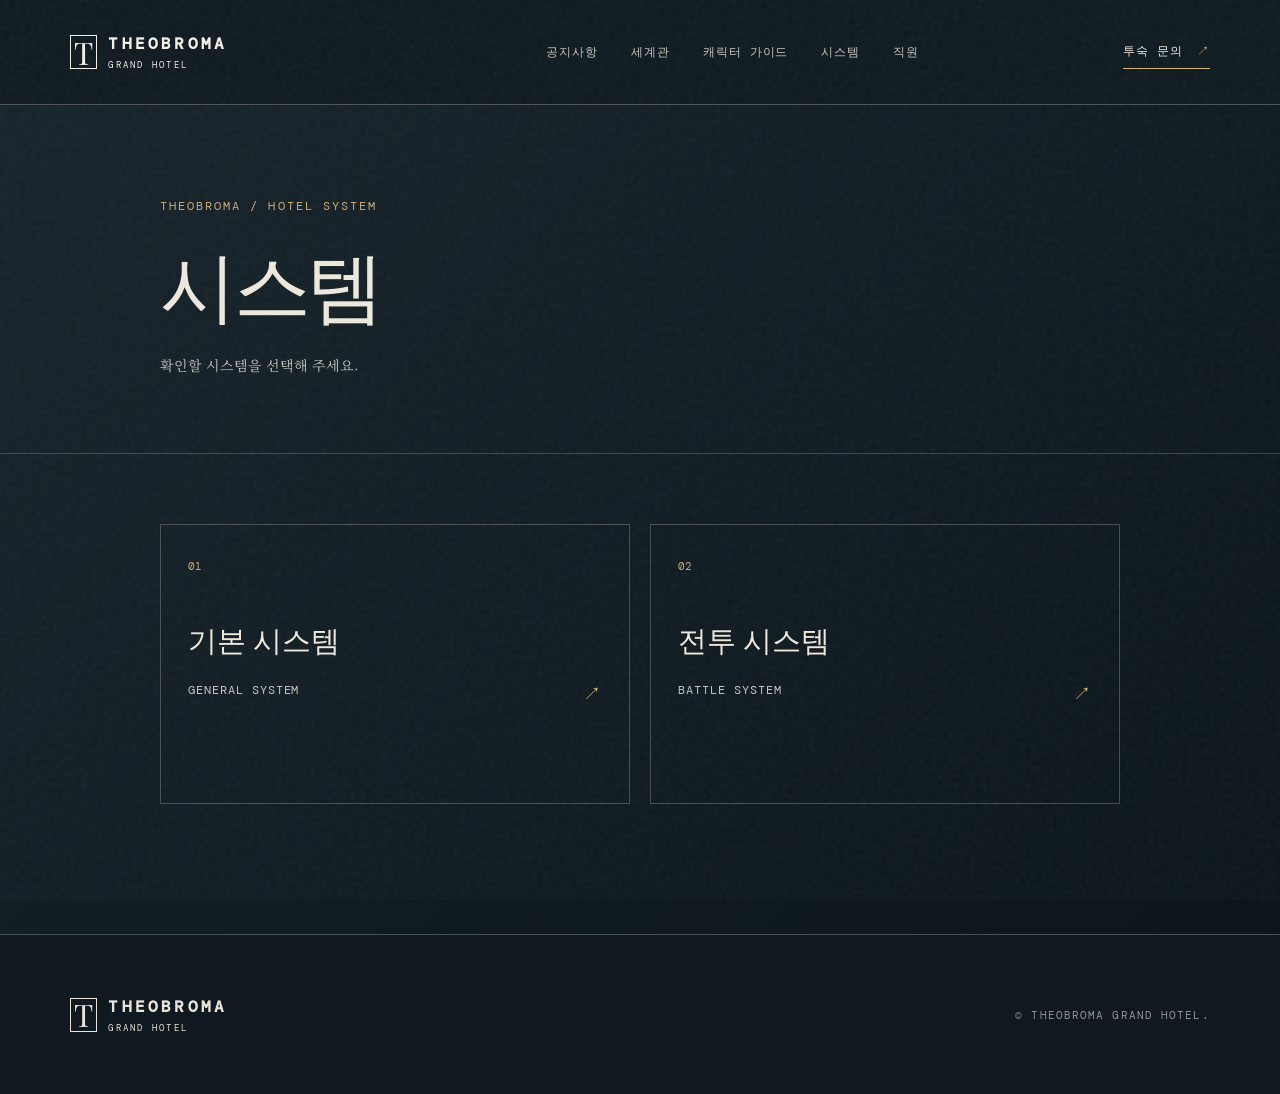
<file: system.html>
<!doctype html>
<html lang="ko">
  <head>
    <meta charset="UTF-8" />
    <meta name="viewport" content="width=device-width, initial-scale=1.0" />
    <title>시스템 | THEOBROMA</title>
    <link rel="preconnect" href="https://fonts.googleapis.com" />
    <link rel="preconnect" href="https://fonts.gstatic.com" crossorigin />
    <link href="https://fonts.googleapis.com/css2?family=DM+Mono:wght@400;500&family=Noto+Serif+KR:wght@400;500;600;700&family=Playfair+Display:ital,wght@0,500;0,600;0,700;1,500&display=swap" rel="stylesheet" />
    <link rel="stylesheet" href="style.css" />
  </head>
  <body>
    <div class="page-noise"></div>
    <header class="site-header sub-header">
      <a class="brand" href="index.html"><span class="brand-mark">T</span><span class="brand-name">THEOBROMA</span><span class="brand-sub">GRAND HOTEL</span></a>
      <button class="menu-toggle" aria-label="메뉴 열기" aria-expanded="false"><span></span><span></span></button>
      <nav class="desktop-nav"><a href="notice.html">공지사항</a><a href="world.html">세계관</a><a href="system.html">시스템</a><a href="guests.html">직원</a></nav>
      <a class="header-cta" href="https://x.com/H_Theobroma" target="_blank" rel="noreferrer">투숙 문의 <span>↗</span></a>
    </header>
    <main class="subpage">
      <section class="sub-hero"><p class="section-label">THEOBROMA / HOTEL SYSTEM</p><h1>시스템</h1><p>확인할 시스템을 선택해 주세요.</p></section>
      <section class="content-shell">
        <div class="system-grid system-choice-grid">
          <a class="system-choice-card" href="basic-system.html"><span>01</span><h2>기본 시스템</h2><p>GENERAL SYSTEM <i>↗</i></p></a>
          <a class="system-choice-card" href="battle-system.html"><span>02</span><h2>전투 시스템</h2><p>BATTLE SYSTEM <i>↗</i></p></a>
        </div>
      </section>
    </main>
    <footer><a class="brand footer-brand" href="index.html"><span class="brand-mark">T</span><span class="brand-name">THEOBROMA</span><span class="brand-sub">GRAND HOTEL</span></a><p>© THEOBROMA GRAND HOTEL.</p></footer>
    <script src="script.js"></script>
  </body>
</html>
</file>
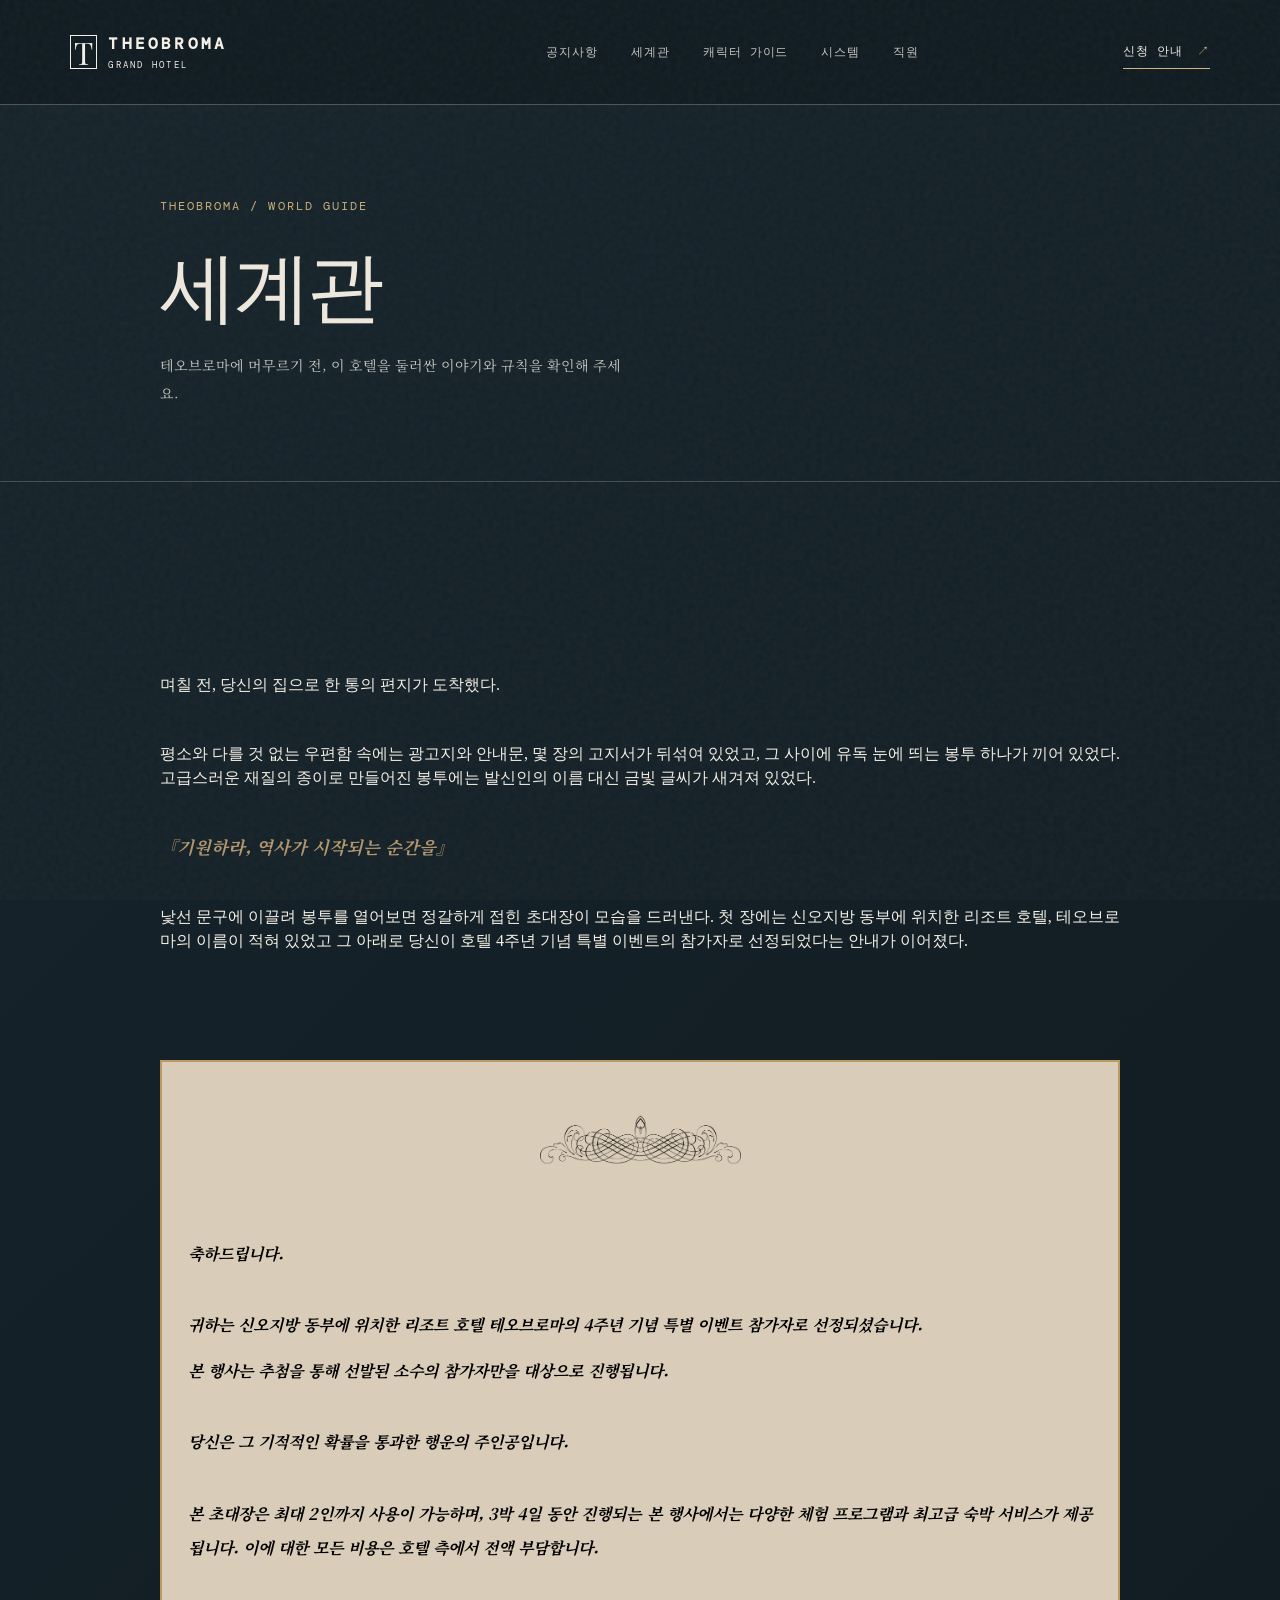
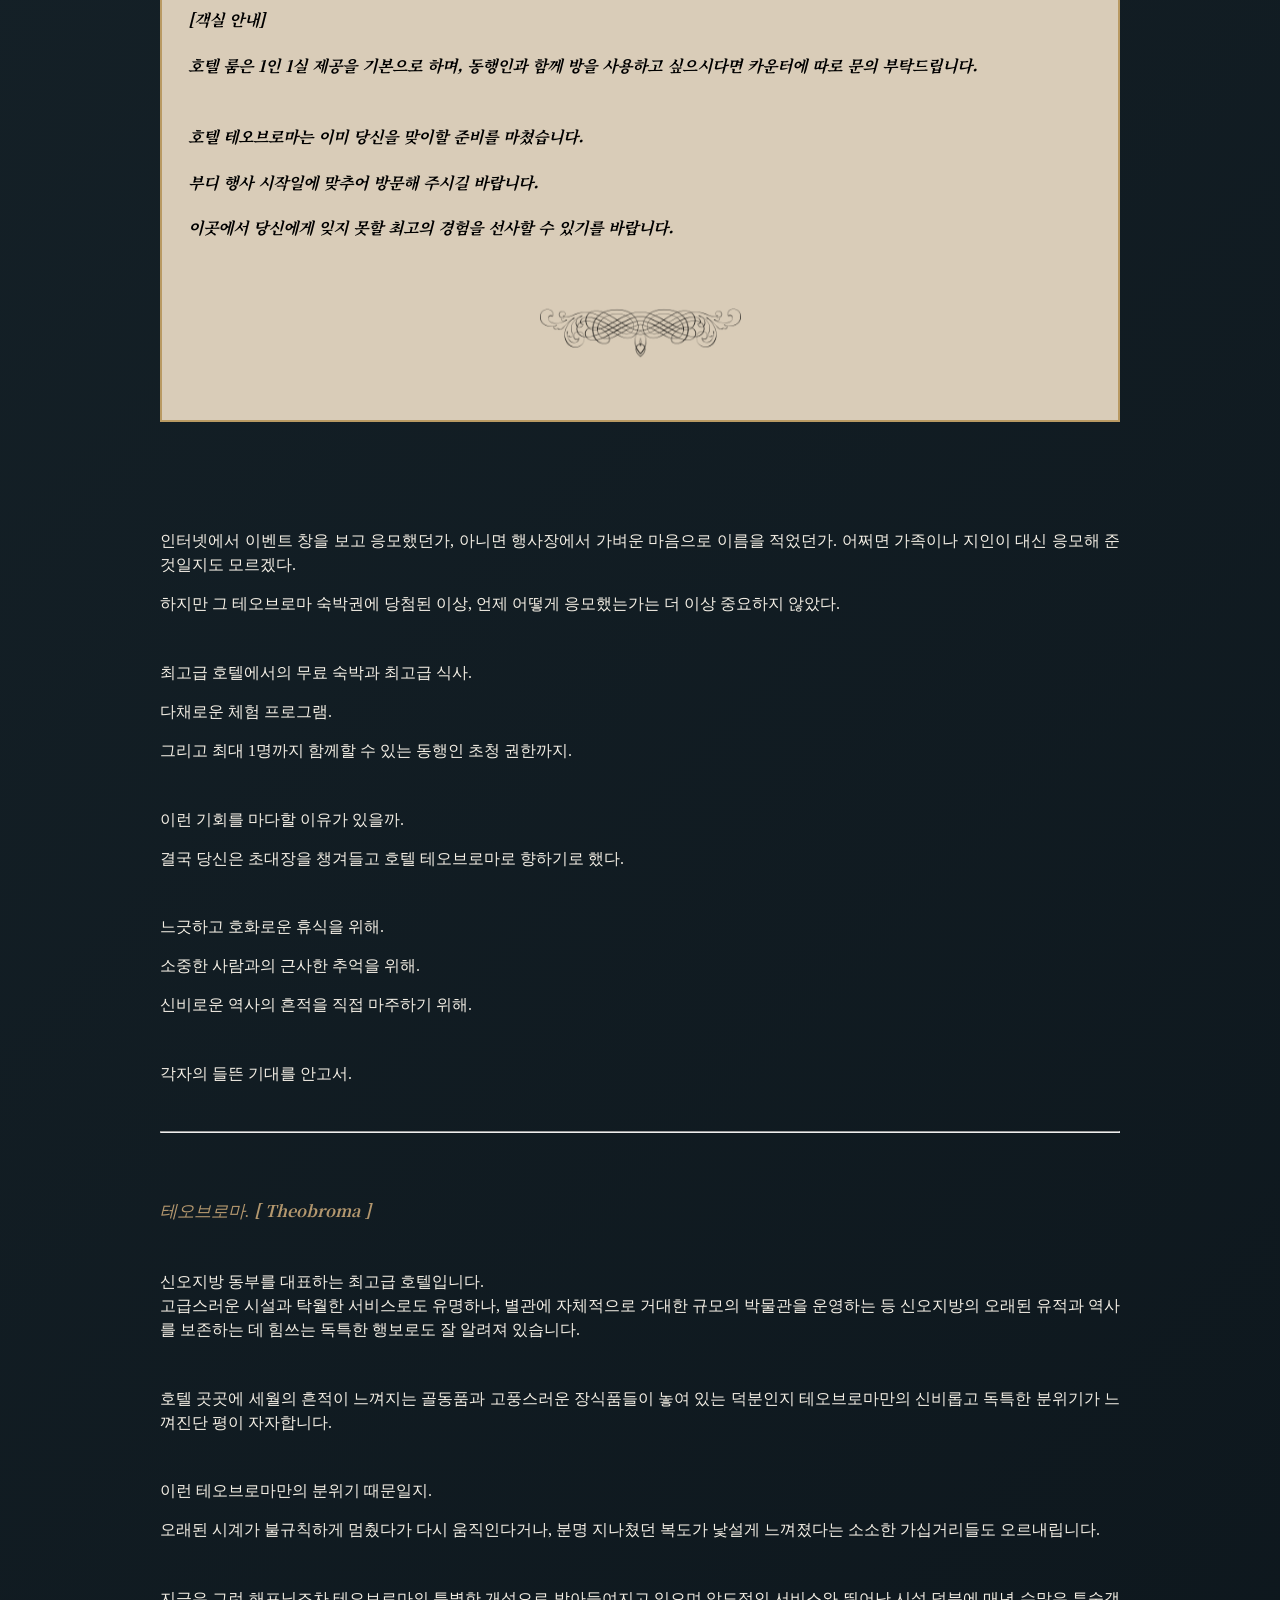
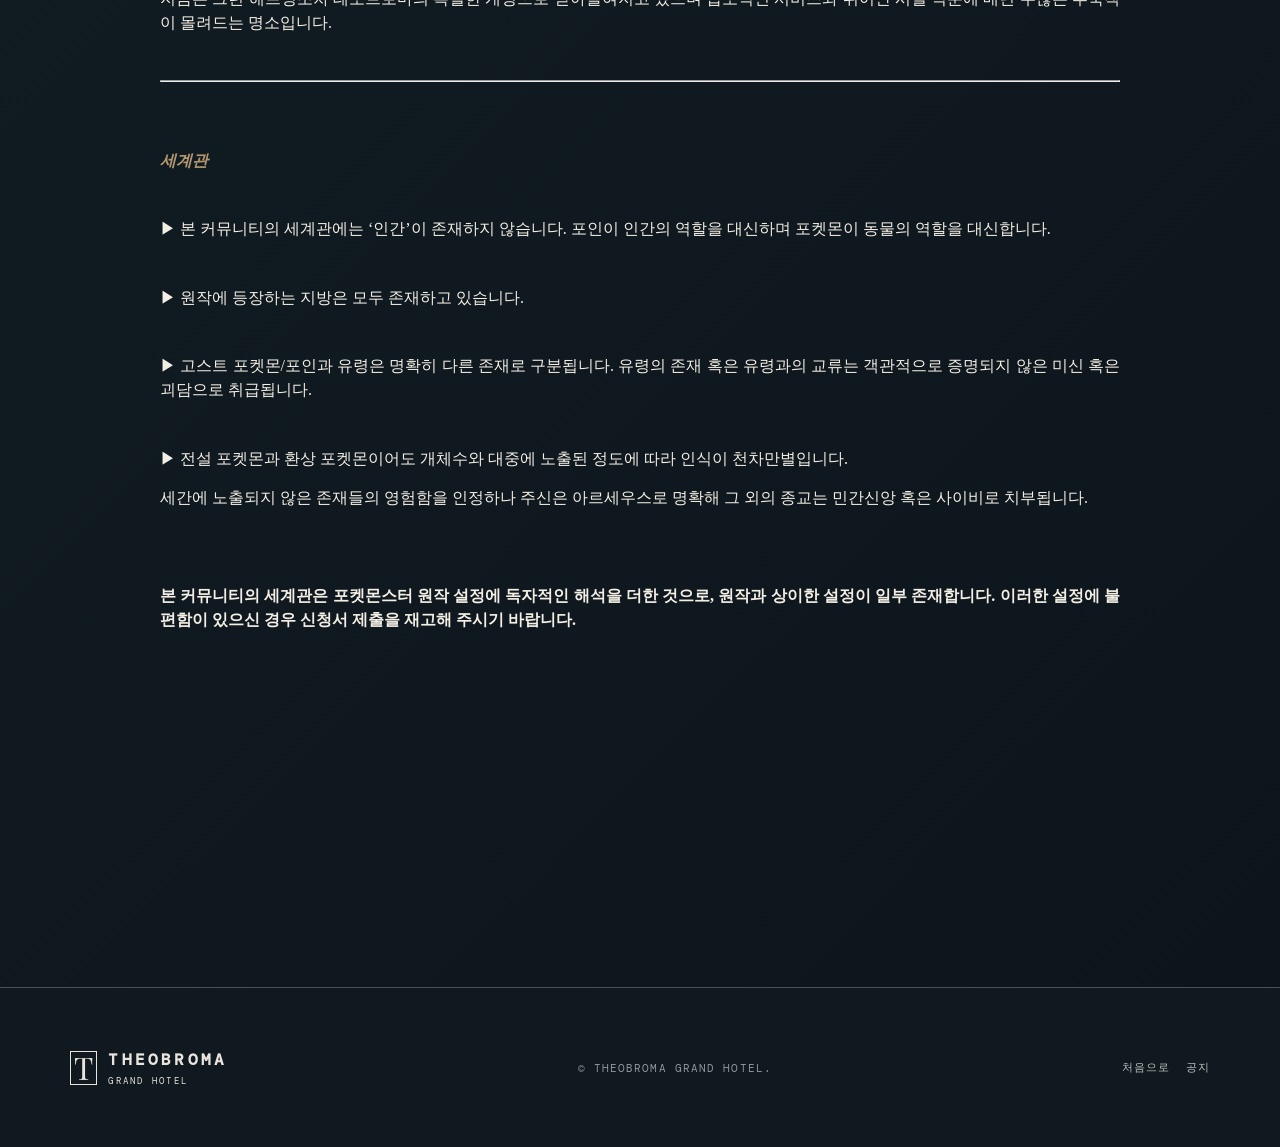
<file: world.html>
<!doctype html>
<html lang="ko">
  <head>
    <meta charset="UTF-8" />
    <meta name="viewport" content="width=device-width, initial-scale=1.0" />
    <meta name="description" content="테오브로마 호텔 세계관 안내" />
    <title>세계관 | THEOBROMA</title>
    <link rel="preconnect" href="https://fonts.googleapis.com" />
    <link rel="preconnect" href="https://fonts.gstatic.com" crossorigin />
    <link href="https://fonts.googleapis.com/css2?family=DM+Mono:wght@400;500&family=Noto+Serif+KR:wght@400;500;600;700&family=Playfair+Display:ital,wght@0,500;0,600;0,700;1,500&display=swap" rel="stylesheet" />
    <link rel="stylesheet" href="style.css" />
    <style>
      .world-manual-content { padding: 32px 0; }
      .world-static-content { color: #e7e2d8; font-size: 15px; line-height: 2; }
      .world-static-content p { margin: 0 0 1em; }
      .world-static-content table { width: 100%; margin: 3rem 0; border-collapse: collapse; background: transparent; }
      .world-static-content td, .world-static-content th { padding: 11px 14px; border: 1px solid #b99a63; background: #d9ccb8 !important; vertical-align: middle !important; }
      .world-static-content td p, .world-static-content th p { margin-bottom: 0; line-height: 2.15 !important; }
      .world-static-content td p + p, .world-static-content th p + p { margin-top: .75em; }
      .world-static-content a { color: #e9d4a6; }
    </style>
  </head>
  <body>
    <div class="page-noise"></div>
    <header class="site-header sub-header">
      <a class="brand" href="index.html" aria-label="테오브로마 호텔 홈">
        <span class="brand-mark">T</span><span class="brand-name">THEOBROMA</span><span class="brand-sub">GRAND HOTEL</span>
      </a>
      <button class="menu-toggle" aria-label="메뉴 열기" aria-expanded="false"><span></span><span></span></button>
      <nav class="desktop-nav" aria-label="주 메뉴">
        <a href="notice.html">공지사항</a><a href="world.html">세계관</a><a href="system.html">시스템</a><a href="guests.html">직원</a>
      </nav>
      <a href="index.html#apply" class="header-cta">신청 안내 <span>↗</span></a>
    </header>
    <main class="subpage">
      <section class="sub-hero">
        <p class="section-label">THEOBROMA / WORLD GUIDE</p>
        <h1>세계관</h1>
        <p>테오브로마에 머무르기 전, 이 호텔을 둘러싼 이야기와 규칙을 확인해 주세요.</p>
      </section>
      <section class="content-shell world-content">
        <article class="world-manual-content world-static-content" id="world-static"></article>
      </section>
    </main>
    <footer>
      <a class="brand footer-brand" href="index.html"><span class="brand-mark">T</span><span class="brand-name">THEOBROMA</span><span class="brand-sub">GRAND HOTEL</span></a>
      <p>© THEOBROMA GRAND HOTEL.</p>
      <div><a href="index.html">처음으로</a><a href="notice.html">공지</a></div>
    </footer>
    <script src="script.js"></script>
    <script src="world-static.js"></script>
  </body>
</html>
</file>
<file: style.css>
:root{--ink:#132027;--night:#101b21;--deep:#0b1419;--paper:#e9e3d7;--gold:#b99a63;--pale:#f4efe5;--line:rgba(234,229,218,.28)}*{box-sizing:border-box}html{scroll-behavior:smooth}body{margin:0;background:var(--paper);color:var(--ink);font-family:'Noto Serif KR',serif}.page-noise{position:fixed;inset:0;z-index:20;pointer-events:none;opacity:.045;background-image:url("data:image/svg+xml,%3Csvg viewBox='0 0 180 180' xmlns='http://www.w3.org/2000/svg'%3E%3Cfilter id='n'%3E%3CfeTurbulence type='fractalNoise' baseFrequency='.9' numOctaves='4' stitchTiles='stitch'/%3E%3C/filter%3E%3Crect width='100%25' height='100%25' filter='url(%23n)'/%3E%3C/svg%3E")}.site-header{height:105px;padding:0 5.5vw;display:flex;align-items:center;justify-content:space-between;position:absolute;z-index:4;width:100%;color:#f5f1e9;border-bottom:1px solid var(--line)}.sub-header{position:relative;background:var(--night)}.brand{text-decoration:none;color:inherit;display:grid;grid-template-columns:28px auto;column-gap:10px;align-items:center;line-height:1}.brand-mark{grid-row:1/3;font-family:'Playfair Display',serif;font-size:31px;border:1px solid currentColor;width:27px;height:34px;display:grid;place-items:center}.brand-name{font:600 15px 'DM Mono',monospace;letter-spacing:.2em}.brand-sub{font:400 7px 'DM Mono',monospace;letter-spacing:.25em;margin-top:5px}.desktop-nav{display:flex;gap:33px;margin-left:9vw}.desktop-nav a,.header-cta,footer a{font:400 11px 'DM Mono',monospace;letter-spacing:.08em;color:inherit;text-decoration:none}.desktop-nav a{opacity:.8}.header-cta{border-bottom:1px solid #cfb77c;padding:8px 0}.header-cta span{color:#cfb77c;margin-left:6px}.hero{height:min(810px,100vh);min-height:650px;position:relative;isolation:isolate;color:#f7f4ed;overflow:hidden;background:radial-gradient(ellipse at 72% 52%,#6b5131 0,#332c27 22%,transparent 47%),linear-gradient(112deg,#07131c 0%,#17232a 48%,#121a1e 100%)}.hero:before{content:'';position:absolute;inset:0;background:linear-gradient(90deg,rgba(4,11,17,.76),rgba(6,13,17,.24) 65%,rgba(4,11,17,.45)),linear-gradient(0deg,rgba(5,12,17,.76),transparent 38%);z-index:-1}.hero-architecture{position:absolute;right:-3vw;bottom:0;width:61vw;height:72%;display:flex;gap:1.15vw;align-items:end;opacity:.72;filter:drop-shadow(-20px 0 25px #04080b)}.hero-architecture:before{content:'';position:absolute;inset:0 0 0 3%;background:repeating-linear-gradient(90deg,transparent 0 6.2%,rgba(11,15,16,.9) 6.3% 7.5%),linear-gradient(90deg,#3c3a32,#1d2424 42%,#50432d 78%,#242827);clip-path:polygon(0 17%,7% 8%,13% 17%,17% 0,24% 17%,31% 7%,38% 17%,46% 1%,53% 17%,61% 7%,68% 17%,77% 2%,84% 17%,91% 7%,100% 16%,100% 100%,0 100%)}.hero-architecture i{height:65%;width:2.3%;z-index:1;margin-bottom:9%;background:#c49a55;box-shadow:0 0 11px #d7a956,0 0 25px #a87426;opacity:.7}.hero-architecture i:nth-child(2),.hero-architecture i:nth-child(5){height:48%}.hero-architecture i:nth-child(3){height:76%}.hero-glow{position:absolute;right:23%;bottom:-14%;width:35vw;height:35vw;border-radius:50%;background:#bd8950;filter:blur(90px);opacity:.16;z-index:-1}.hero-content{position:absolute;left:12.5vw;top:28.5%;z-index:1}.eyebrow,.section-label,.chapter-kicker{font:400 10px 'DM Mono',monospace;letter-spacing:.17em}.eyebrow{color:#d7c293;margin-bottom:24px}.hero h1,.intro-copy h2,.visit-section h2,.sub-hero h1{font:500 clamp(48px,6.5vw,94px)/.98 'Playfair Display',serif;letter-spacing:-.045em;margin:0}.hero h1 em,.intro-copy em,.visit-section em{font-weight:500}.hero-copy{font-size:14px;line-height:2;margin:31px 0;color:#dedbd2}.text-link{display:inline-flex;gap:25px;align-items:center;color:inherit;text-decoration:none;font:400 11px 'DM Mono',monospace;letter-spacing:.08em;border-bottom:1px solid currentColor;padding-bottom:9px}.text-link span{font-size:17px}.hero-bottom{position:absolute;bottom:27px;left:5.5vw;right:5.5vw;display:flex;justify-content:space-between;align-items:center;font:400 9px 'DM Mono',monospace;letter-spacing:.12em;color:#d4d0c8}.scroll-cue{display:flex;align-items:center;gap:10px}.scroll-cue span{width:48px;height:1px;background:#d4d0c8}.reservation{background:#16232b;color:#ece8dd;padding:30px 5.5vw 34px;display:flex;align-items:end;gap:7vw}.reservation-intro{min-width:180px;font:400 9px 'DM Mono',monospace;letter-spacing:.16em;color:#d5be8a}.ornament{font-size:19px}.reservation-grid{display:flex;flex:1;gap:24px}.field{color:#f4f0e7;text-decoration:none;border-bottom:1px solid rgba(255,255,255,.32);padding:6px 0 12px;flex:1;position:relative}.field small{display:block;font:400 8px 'DM Mono',monospace;letter-spacing:.12em;color:#b9c0bd;margin-bottom:7px}.field strong{font-weight:400;font-size:13px}.field span{position:absolute;right:2px;bottom:11px}.reserve-button{display:flex;align-items:center;justify-content:center;text-decoration:none;padding:0 24px;background:#c2a46d;color:#132029;font:500 10px 'DM Mono',monospace;letter-spacing:.1em;min-height:51px}.reserve-button span{font-size:15px;margin-left:12px}.intro-section{padding:148px 12.5vw 130px}.section-label{margin:0;color:#8a795c}.intro-copy{display:grid;grid-template-columns:1.5fr .62fr;gap:8vw;align-items:end;margin:35px 0 80px}.intro-copy h2{color:#15222a;font-size:clamp(39px,5.2vw,76px)}.intro-copy>p{font-size:14px;line-height:2;color:#595d59;margin:0 0 7px}.image-grid{display:grid;grid-template-columns:1.22fr .78fr;gap:22px}.feature-card{height:510px;position:relative;overflow:hidden;color:#f5f1e8;padding:24px;background-color:#283137;isolation:isolate;text-decoration:none}.feature-card:before{content:'';position:absolute;inset:0;z-index:-1;transition:transform .7s ease}.room-card:before{background:radial-gradient(ellipse at 55% 35%,rgba(209,177,121,.5),transparent 27%),linear-gradient(135deg,transparent 43%,rgba(22,18,15,.6)),repeating-linear-gradient(90deg,rgba(0,0,0,.11) 0 1px,transparent 1px 39px),linear-gradient(125deg,#18242a 5%,#5b4a37 46%,#1c282a 100%);transform:scale(1.01)}.salon-card:before{background:radial-gradient(ellipse at 50% 22%,rgba(237,189,91,.48),transparent 18%),repeating-linear-gradient(90deg,rgba(4,9,10,.32) 0 14px,transparent 15px 48px),linear-gradient(0deg,#111b20,#6d5031 57%,#242e2f)}.feature-card:hover:before{transform:scale(1.06)}.card-label{display:flex;gap:14px;align-items:center;font:400 9px 'DM Mono',monospace;letter-spacing:.13em}.card-label span{color:#d3b67b}.card-label b{font-weight:400}.card-title{position:absolute;bottom:27px;font:500 37px/.98 'Playfair Display',serif;letter-spacing:-.03em}.card-title i{font:300 20px 'DM Mono',monospace;color:#d5bc82;margin-left:13px;font-style:normal}.lore-section{background:#17242b;color:#eee9de;padding:115px 12.5vw 130px}.lore-heading{display:flex;justify-content:space-between;align-items:end;border-bottom:1px solid rgba(234,229,218,.3);padding-bottom:27px}.lore-heading .section-label{color:#d0b682}.lore-heading>p:last-child{font:500 22px 'Playfair Display',serif;margin:0;color:#ded4c3}.lore-grid{display:grid;grid-template-columns:repeat(3,1fr);gap:40px;padding-top:44px}.lore-grid article{border-top:1px solid rgba(234,229,218,.23);padding-top:18px}.lore-grid span{font:400 13px 'DM Mono',monospace;color:#c5a970}.lore-grid h3{font:500 25px 'Playfair Display',serif;margin:38px 0 15px}.lore-grid p{font-size:13px;line-height:2;color:#c4c7c1;margin:0}.quote-section{background:#b29461;color:#172229;text-align:center;padding:122px 20px;position:relative}.large-quote{font:500 120px/0 'Playfair Display',serif;color:#d8c49b;position:absolute;top:74px;left:50%;transform:translateX(-50%)}.quote-section p{font:500 clamp(30px,4vw,57px)/1.12 'Playfair Display',serif;letter-spacing:-.04em;position:relative}.quote-source{font:400 9px 'DM Mono',monospace;letter-spacing:.17em}.journal-section{padding:116px 12.5vw 130px}.section-heading{display:flex;justify-content:space-between;align-items:center;border-bottom:1px solid #bdb6a7;padding-bottom:23px}.dark-link{color:#202a2d}.journal-list a{color:#1d2a2d;text-decoration:none;display:grid;grid-template-columns:75px 1fr 110px 30px;align-items:center;padding:26px 0;border-bottom:1px solid #c9c2b4;transition:padding .3s}.journal-list a:hover{padding-left:12px;background:rgba(177,151,99,.08)}.journal-list span,.journal-list time{font:400 10px 'DM Mono',monospace;color:#8c8066}.journal-list p{font:500 24px 'Playfair Display',serif;margin:0;letter-spacing:-.02em}.journal-list b{font:400 18px 'DM Mono',monospace}.visit-section{text-align:center;background:#1a272e;color:#eee9de;padding:132px 20px}.visit-section .section-label{color:#cbb383}.visit-section h2{font-size:clamp(45px,6vw,82px);margin:35px 0}.address{font:400 10px/2 'DM Mono',monospace;letter-spacing:.13em;color:#c9c8c0;margin-bottom:30px}footer{background:#10191f;color:#e9e5dc;min-height:160px;padding:40px 5.5vw;display:flex;align-items:center;justify-content:space-between;border-top:1px solid #495157}footer p{font:400 8px 'DM Mono',monospace;letter-spacing:.1em;color:#909798}footer>div{display:flex;gap:16px}footer>div a{font-size:9px;color:#bbc0bd}.menu-toggle{display:none}.subpage{min-height:calc(100vh - 105px);background:linear-gradient(135deg,#17242b,#0c151b);color:#eee9de}.sub-hero{padding:92px 12.5vw 74px;border-bottom:1px solid rgba(234,229,218,.22)}.sub-hero .section-label,.chapter-kicker{color:#c9ad78}.sub-hero h1{margin:25px 0 0}.sub-hero>p:last-child{max-width:470px;font-size:14px;line-height:2;color:#c8c9c3;margin:27px 0 0}.content-shell{padding:70px 12.5vw 130px}.sub-nav{font:400 10px 'DM Mono',monospace;letter-spacing:.12em;color:#c9ad78;margin:0 0 45px}.sub-nav a{color:inherit;text-decoration:none}.sub-nav span{opacity:.55;margin:0 10px}.chapter{display:grid;grid-template-columns:100px minmax(0,640px);gap:5vw;padding:45px 0;border-top:1px solid rgba(234,229,218,.25)}.chapter-number{font:400 12px 'DM Mono',monospace;color:#c9ad78}.chapter h2,.rules-panel h2,.notice-list h2,.contact-panel h2{font:500 40px 'Playfair Display',serif;letter-spacing:-.035em;margin:17px 0}.chapter div>p:last-child{font-size:14px;line-height:2.05;color:#c8c9c3;margin:0}.chapter-reverse{margin-left:auto;grid-template-columns:100px minmax(0,640px);width:82%;border-bottom:0}.rules-panel,.contact-panel{margin-top:65px;background:#c0a16a;color:#16222a;padding:55px 6vw}.rules-panel .section-label{color:#4d473d}.rules-panel h2,.contact-panel h2{font-size:48px}.rules-panel ol{list-style:none;padding:0;margin:35px 0 0;border-top:1px solid rgba(22,34,42,.35)}.rules-panel li{padding:17px 0;border-bottom:1px solid rgba(22,34,42,.35);display:grid;grid-template-columns:180px 1fr;gap:25px;font-size:13px;line-height:1.8}.rules-panel li b{font-size:15px}.notice-list{border-top:1px solid rgba(234,229,218,.25)}.notice-list article{display:grid;grid-template-columns:75px 1fr auto;gap:20px;padding:33px 0;border-bottom:1px solid rgba(234,229,218,.25)}.notice-list>article>span,.notice-list b{font:400 10px 'DM Mono',monospace;color:#c9ad78}.notice-list b{align-self:center}.notice-list h2{font-size:31px;margin:12px 0}.notice-list div>p:last-child,.contact-panel>p:not(.section-label){font-size:13px;line-height:2;color:#c8c9c3;margin:0}.contact-panel{background:#e8e1d3}.contact-panel .section-label{color:#817052}.contact-panel>p:not(.section-label){color:#4b5554;margin-bottom:28px}
@media(max-width:760px){.site-header{height:79px;padding:0 6vw}.desktop-nav,.header-cta{display:none}.desktop-nav.is-open{display:flex;position:absolute;top:79px;left:0;right:0;padding:25px 7vw;background:#15222a;flex-direction:column;gap:20px;border-bottom:1px solid var(--line)}.menu-toggle{display:grid;gap:6px;border:0;background:none;padding:8px;color:#fff}.menu-toggle span{display:block;width:23px;height:1px;background:currentColor}.hero{min-height:690px}.hero-content{left:8vw;top:27%}.hero-architecture{width:110vw;right:-33vw;height:57%;opacity:.56}.hero-bottom{left:6vw;right:6vw}.hero-bottom>p:first-child,.hero-bottom>p:last-child{display:none}.reservation{padding:29px 7vw;display:block}.reservation-intro{margin-bottom:21px}.reservation-grid{display:grid;gap:16px}.reserve-button{height:49px;margin-top:4px}.intro-section,.journal-section,.lore-section,.content-shell{padding:88px 7vw}.intro-copy{display:block;margin:25px 0 48px}.intro-copy>p{margin-top:30px}.image-grid,.lore-grid{grid-template-columns:1fr;gap:13px}.feature-card{height:400px}.salon-card{height:300px}.lore-heading{display:block}.lore-heading>p:last-child{margin-top:25px}.lore-grid{padding-top:30px;gap:26px}.lore-grid h3{margin:20px 0 9px}.quote-section{padding:95px 18px}.section-heading{align-items:flex-start}.section-heading .text-link{font-size:8px;gap:9px}.journal-list a{grid-template-columns:34px 1fr 22px;gap:6px}.journal-list time{display:none}.journal-list p{font-size:18px}.visit-section{padding:91px 20px}footer{display:grid;gap:23px;padding:39px 7vw}.footer-brand{width:max-content}footer>div{gap:13px}.sub-header{height:79px}.subpage{min-height:calc(100vh - 79px)}.sub-hero{padding:72px 7vw 54px}.chapter,.chapter-reverse{grid-template-columns:38px 1fr;width:auto;gap:15px;padding:32px 0}.chapter h2,.notice-list h2{font-size:29px}.rules-panel,.contact-panel{margin-top:40px;padding:38px 7vw}.rules-panel h2,.contact-panel h2{font-size:37px}.rules-panel li{display:block}.rules-panel li span{display:block;margin-top:8px}.notice-list article{grid-template-columns:32px 1fr;gap:12px}.notice-list b{display:none}}
.content-placeholder{min-height:92px;border:1px dashed rgba(19,32,39,.45);background:rgba(255,255,255,.16);display:grid;place-items:center;padding:20px;color:#82745c;font:400 9px 'DM Mono',monospace;letter-spacing:.16em;text-align:center}.hero-placeholder{width:min(370px,76vw);margin:31px 0;background:rgba(255,255,255,.04);border-color:rgba(245,241,233,.42);color:#ded1b2}.light-placeholder{border-color:rgba(234,229,218,.38);background:rgba(255,255,255,.025);color:#cbbd9d}.dark-placeholder{border-color:rgba(22,34,42,.4);color:#4d473d;background:rgba(255,255,255,.13)}.quote-placeholder{max-width:550px;margin:28px auto 36px;min-height:130px}.visit-placeholder{max-width:430px;margin:0 auto 30px}.lore-heading .content-placeholder{width:260px;min-height:62px}.system-grid{display:grid;grid-template-columns:repeat(2,1fr);gap:20px}.system-grid article{padding:27px;border:1px solid rgba(234,229,218,.25);min-height:280px}.system-grid article>span{font:400 10px 'DM Mono',monospace;color:#c9ad78}.system-grid h2{font:500 29px 'Playfair Display',serif;margin:45px 0 20px}.quick-links{display:flex;gap:15px;margin-top:40px}.quick-links a{flex:1;background:#c0a16a;color:#16222a;padding:21px 25px;text-decoration:none;font:500 11px 'DM Mono',monospace;letter-spacing:.08em;display:flex;justify-content:space-between}.directory-grid{display:grid;grid-template-columns:repeat(4,1fr);gap:16px}.directory-grid a{display:block;text-decoration:none;color:#eee9de;border:1px solid rgba(234,229,218,.22);padding:17px;transition:transform .25s,background .25s}.directory-grid a:hover{transform:translateY(-5px);background:rgba(255,255,255,.06)}.directory-grid>a>span{font:400 9px 'DM Mono',monospace;color:#c9ad78;letter-spacing:.1em}.portrait-placeholder,.profile-photo{margin:16px 0 20px;aspect-ratio:4/5;background:linear-gradient(145deg,#6c5536,#1b292e 58%,#0e191e);border:1px solid rgba(234,229,218,.24);display:grid;place-items:center;text-align:center;font:400 10px/1.7 'DM Mono',monospace;letter-spacing:.15em;color:#d4c29c}.directory-grid h2{font:500 25px 'Playfair Display',serif;margin:0 0 5px}.directory-grid p{margin:0;font-size:12px;color:#bfc3bd}.profile-page h1{font:500 clamp(44px,6vw,80px)/1 'Playfair Display',serif;margin:18px 0 28px}.profile-head{display:grid;grid-template-columns:minmax(230px,350px) 1fr;gap:7vw;align-items:center;padding-bottom:65px;border-bottom:1px solid rgba(234,229,218,.25)}.profile-photo{margin:0;min-height:430px}.profile-head .content-placeholder{max-width:420px}.profile-details{display:grid;grid-template-columns:1fr 1fr;gap:25px;padding-top:55px}.profile-details section>.chapter-kicker{margin:0 0 14px}.tall-placeholder{min-height:300px}
@media(max-width:760px){.system-grid,.directory-grid,.profile-details{grid-template-columns:1fr}.quick-links{display:grid}.profile-head{grid-template-columns:1fr;gap:28px}.profile-photo{min-height:340px}.lore-heading .content-placeholder{margin-top:20px;width:100%}}

/* Type rhythm: keep multi-line display copy open and readable. */
.hero h1,
.sub-hero h1{line-height:1.08}
.intro-copy h2{line-height:1.16}
.card-title{line-height:1.28}
.visit-section h2{line-height:1.14}
.quote-section p{line-height:1.24}
.chapter h2,
.rules-panel h2,
.notice-list h2,
.contact-panel h2,
.profile-page h1{line-height:1.22}
.content-placeholder{line-height:1.75}
.eyebrow,
.section-label,
.chapter-kicker,
.card-label,
.quote-source{line-height:1.6}

@media(max-width:760px){
  .hero h1,.sub-hero h1{line-height:1.12}
  .intro-copy h2{line-height:1.2}
  .card-title{line-height:1.32}
  .visit-section h2{line-height:1.18}
}

/* Staff directory: live profile records and status display. */
.guest-directory-shell{padding-top:54px}.directory-heading{display:flex;align-items:flex-start;justify-content:space-between;gap:24px;margin-bottom:42px}.directory-heading .sub-nav{margin:0}.directory-count{margin:0;color:#c9ad78;font:400 11px/1.6 'DM Mono',monospace;letter-spacing:.12em}.guest-directory-grid{display:grid;grid-template-columns:repeat(4,minmax(0,1fr));gap:18px}.directory-loading,.directory-error{grid-column:1/-1;margin:0;padding:50px 20px;border:1px solid rgba(234,229,218,.22);color:#c8c9c3;text-align:center;font-size:16px}.directory-error{color:#efb0a9}.guest-record-card{width:100%;padding:16px;border:1px solid rgba(234,229,218,.24);background:transparent;color:#eee9de;text-align:left;cursor:pointer;transition:transform .25s ease,background .25s ease,border-color .25s ease}.guest-record-card:hover{transform:translateY(-6px);background:rgba(255,255,255,.06);border-color:#c9ad78}.guest-record-label,.guest-record-open{display:block;font:400 10px/1.5 'DM Mono',monospace;letter-spacing:.1em;color:#c9ad78}.guest-record-image{display:grid;place-items:center;aspect-ratio:4/5;margin:16px 0 20px;overflow:hidden;background:linear-gradient(145deg,#6c5536,#1b292e 58%,#0e191e);border:1px solid rgba(234,229,218,.24);color:#d4c29c;text-align:center;font:400 10px/1.7 'DM Mono',monospace;letter-spacing:.15em}.guest-record-image img{width:100%;height:100%;object-fit:cover;transition:transform .4s ease}.guest-record-card:hover img{transform:scale(1.05)}.guest-record-card strong{display:block;min-height:2.6em;font:500 29px/1.18 'Playfair Display','Noto Serif KR',serif;letter-spacing:-.025em}.guest-record-open{display:flex;justify-content:space-between;margin-top:19px;padding-top:12px;border-top:1px solid rgba(234,229,218,.2)}.guest-record-open i{font-style:normal;font-size:15px}.guest-profile-view{animation:guestProfileEnter .35s ease}.guest-back{margin:0 0 32px;padding:0 0 9px;border:0;border-bottom:1px solid #c9ad78;background:none;color:#e8e1d3;cursor:pointer;font:400 12px 'DM Mono',monospace;letter-spacing:.08em}.guest-profile-layout{display:grid;grid-template-columns:minmax(210px,280px) minmax(0,1fr);gap:6vw;align-items:start}.guest-profile-aside{position:sticky;top:24px}.guest-profile-portrait{display:grid;place-items:center;overflow:hidden;aspect-ratio:2/3;border:1px solid #c9ad78;background:linear-gradient(145deg,#6c5536,#1b292e 58%,#0e191e);color:#d4c29c;text-align:center;font:400 12px/1.7 'DM Mono',monospace;letter-spacing:.15em}.guest-profile-portrait img{width:100%;height:100%;object-fit:cover}.guest-stats{margin-top:16px;padding:21px;background:rgba(4,12,16,.3);border:1px solid rgba(234,229,218,.22)}.guest-stats .chapter-kicker{margin:0 0 13px}.guest-stats dl{margin:0}.guest-stats dl>div{display:flex;justify-content:space-between;align-items:baseline;padding:9px 0;border-top:1px solid rgba(234,229,218,.14)}.guest-stats dt{color:#c8c9c3;font-size:16px}.guest-stats dd{margin:0;color:#d3b67b;font:500 23px 'Playfair Display',serif}.guest-profile-title{display:flex;justify-content:space-between;align-items:end;gap:22px;padding:0 0 24px;border-bottom:1px solid rgba(234,229,218,.3)}.guest-profile-title .chapter-kicker{margin:0 0 12px}.guest-profile-title h2{margin:0;color:#f2ede2;font:500 clamp(44px,6vw,76px)/1.1 'Playfair Display','Noto Serif KR',serif;letter-spacing:-.04em}.guest-profile-mark{color:#c9ad78;text-align:right;font:400 9px/1.6 'DM Mono',monospace;letter-spacing:.15em}.guest-profile-document{min-height:520px;margin-top:25px;padding:38px;background:rgba(4,12,16,.3);border:1px solid rgba(234,229,218,.2);color:#e2ded4;font-size:17px;line-height:1.9;overflow-wrap:anywhere}.guest-profile-document p{margin:0 0 17px;word-break:keep-all}.guest-profile-document h1,.guest-profile-document h2,.guest-profile-document h3{margin:36px 0 17px;padding-bottom:10px;border-bottom:1px dashed rgba(201,173,120,.55);color:#d3b67b;font:500 1.55em 'Playfair Display','Noto Serif KR',serif}.guest-profile-document h1:first-child,.guest-profile-document h2:first-child,.guest-profile-document h3:first-child{margin-top:0}.guest-profile-document strong,.guest-profile-document b{color:#f0d895}.guest-profile-document a{color:#a8ccec}.guest-profile-document img{display:block;max-width:100%;height:auto;margin:17px auto;border:1px solid rgba(234,229,218,.25)}.guest-profile-document table{width:100%;margin:22px 0;border-collapse:collapse}.guest-profile-document th,.guest-profile-document td{padding:12px;border:1px solid rgba(234,229,218,.24);text-align:left}.guest-document-loading{color:#c8c9c3;text-align:center}.guest-document-error{color:#efb0a9;text-align:center}@keyframes guestProfileEnter{from{opacity:0;transform:translateY(10px)}to{opacity:1;transform:translateY(0)}}
@media(max-width:900px){.guest-directory-grid{grid-template-columns:repeat(2,minmax(0,1fr))}.guest-profile-layout{grid-template-columns:190px minmax(0,1fr);gap:30px}.guest-profile-document{padding:28px}}
@media(max-width:760px){.guest-directory-shell{padding-top:36px}.directory-heading{display:block;margin-bottom:28px}.directory-count{margin-top:16px}.guest-directory-grid{grid-template-columns:1fr;gap:13px}.guest-record-card{display:grid;grid-template-columns:92px 1fr;column-gap:16px;align-items:center}.guest-record-label{grid-column:1/-1}.guest-record-image{grid-column:1;margin:15px 0 0}.guest-record-card strong{grid-column:2;grid-row:2;font-size:28px}.guest-record-open{grid-column:2;grid-row:3;align-self:end;margin:0;padding-top:10px}.guest-profile-layout{grid-template-columns:1fr}.guest-profile-aside{position:static;display:grid;grid-template-columns:120px 1fr;gap:14px}.guest-profile-portrait{aspect-ratio:4/5}.guest-stats{margin:0;padding:16px}.guest-stats .chapter-kicker{font-size:11px}.guest-stats dl{display:grid;grid-template-columns:1fr 1fr;column-gap:14px}.guest-stats dl>div{padding:5px 0}.guest-stats dt{font-size:14px}.guest-stats dd{font-size:19px}.guest-profile-title{align-items:start}.guest-profile-mark{display:none}.guest-profile-document{min-height:350px;margin-top:18px;padding:23px 18px;font-size:16px}.guest-back{font-size:11px}}

.guide-grid article:last-child{grid-column:1/-1;min-height:230px}

@media(max-width:760px){
  .guide-grid article:last-child{grid-column:auto}
}

/* Improved readability for navigation, labels, and supporting copy. */
.brand-name{font-size:16px}.brand-sub{font-size:9px}.desktop-nav a,.header-cta,footer a,.text-link{font-size:14px}.eyebrow,.section-label,.chapter-kicker{font-size:12px}.hero-bottom,.reservation-intro,.card-label,.sub-nav{font-size:11px}.field small{font-size:11px}.reserve-button{font-size:12px}.journal-list span,.journal-list time{font-size:11px}footer p{font-size:11px}footer>div a{font-size:11px}.content-placeholder{font-size:11px}.directory-grid>a>span,.system-grid article>span{font-size:11px}.quick-links a{font-size:12px}.hero-copy,.intro-copy>p,.lore-grid p,.chapter div>p:last-child,.notice-list div>p:last-child,.contact-panel>p:not(.section-label),.directory-grid p{font-size:14px}
@media(min-width:761px){.reservation-grid{justify-content:flex-end}.reservation-grid .reservation-field,.reservation-grid .application-field{flex:0 0 185px;margin-left:0}}
@media(min-width:761px){.hero h1,.intro-copy h2,.visit-section h2,.sub-hero h1{font-size:clamp(48px,6vw,88px)}.card-title{font-size:36px}.chapter h2,.rules-panel h2,.notice-list h2,.contact-panel h2{font-size:39px}.directory-grid h2{font-size:25px}}

/* Keep supporting copy intact; tighten only the top navigation. */
.desktop-nav a,.header-cta{font-size:12px}

.reservation .field{min-height:68px;padding-bottom:15px}
.reservation .field small{font-size:12px}
.reservation .field strong{font-size:16px}
@media(min-width:761px){.reservation-grid .reservation-field,.reservation-grid .application-field{flex-basis:230px}}

.staff-directory-grid{display:grid;grid-template-columns:repeat(2,minmax(0,1fr));gap:16px}
.staff-directory-link{display:flex;align-items:center;justify-content:space-between;min-height:112px;padding:22px 28px;background:#1a272e;color:#f4efe5;text-decoration:none;border:1px solid rgba(234,229,218,.22);transition:background .2s,padding .2s}
.staff-directory-link:hover{background:#25363e;padding-left:40px}
.staff-directory-link small{display:block;margin-bottom:10px;color:#c9ad78;font:400 11px 'DM Mono',monospace;letter-spacing:.14em}
.staff-directory-link strong{font:500 24px 'Noto Serif KR',serif}
.staff-directory-link i{font:400 28px 'DM Mono',monospace;color:#c9ad78;font-style:normal}
@media(max-width:760px){.staff-directory-grid{grid-template-columns:repeat(2,minmax(0,1fr));gap:10px}.staff-directory-link{min-height:100px;padding:17px 14px}.staff-directory-link small{font-size:8px;letter-spacing:.08em}.staff-directory-link strong{font-size:16px}.staff-directory-link i{font-size:19px}}

@media(min-width:761px){.reservation-grid{display:grid;grid-template-columns:repeat(2,230px);gap:20px 24px;justify-content:end}.reservation-grid .field{flex-basis:auto}}
@media(min-width:761px){.reservation-intro{align-self:flex-end;padding-top:0}}

@media(min-width:761px){.hero{height:calc(100vh - 220px);min-height:500px;max-height:none}}

/* Keep breathing room between the hero title and the application link. */
.hero-content .text-link{margin-top:38px}

.staff-coming-soon{margin:80px 0 140px;color:#cbbd9d;text-align:center;font:400 18px 'Noto Serif KR',serif;letter-spacing:.06em}

.system-choice-card{display:block;min-height:280px;padding:27px;border:1px solid rgba(234,229,218,.25);color:#eee9de;text-decoration:none;transition:transform .25s,background .25s}
.system-choice-card:hover{transform:translateY(-5px);background:rgba(255,255,255,.06)}
.system-choice-card>span{font:400 11px 'DM Mono',monospace;color:#c9ad78}
.system-choice-card h2{font:500 29px 'Playfair Display',serif;margin:45px 0 20px}
.system-choice-card p{margin:0;color:#c8c9c3;font:400 12px 'DM Mono',monospace;letter-spacing:.08em}
.system-choice-card i{float:right;font-size:18px;font-style:normal;color:#c9ad78}

/* Direct links for community questions and chat. */
.quote-section{background:#b29461;color:#172229;padding:86px 20px}
.community-link-buttons{display:flex;justify-content:center;gap:16px;position:relative}
.community-link-button{min-width:220px;display:flex;align-items:center;justify-content:space-between;border:0;border-bottom:1px solid rgba(58,42,28,.65);background:transparent;color:#3a2a1c;padding:8px 2px 12px;font:400 16px 'Noto Serif KR',serif;letter-spacing:0;text-decoration:none;cursor:pointer;transition:padding .2s,opacity .2s}
.community-link-button:hover{padding-left:8px;opacity:.76}
.community-link-button span{margin-left:12px;font-size:16px}
@media(max-width:760px){.community-link-buttons{display:grid;gap:12px}.community-link-button{min-width:0;width:100%}}

/* One-row application links on wide desktop screens. */
@media(min-width:1400px){.reservation-grid{grid-template-columns:repeat(4,210px);gap:24px}.hero{height:calc(100vh - 132px)}}
</file>
